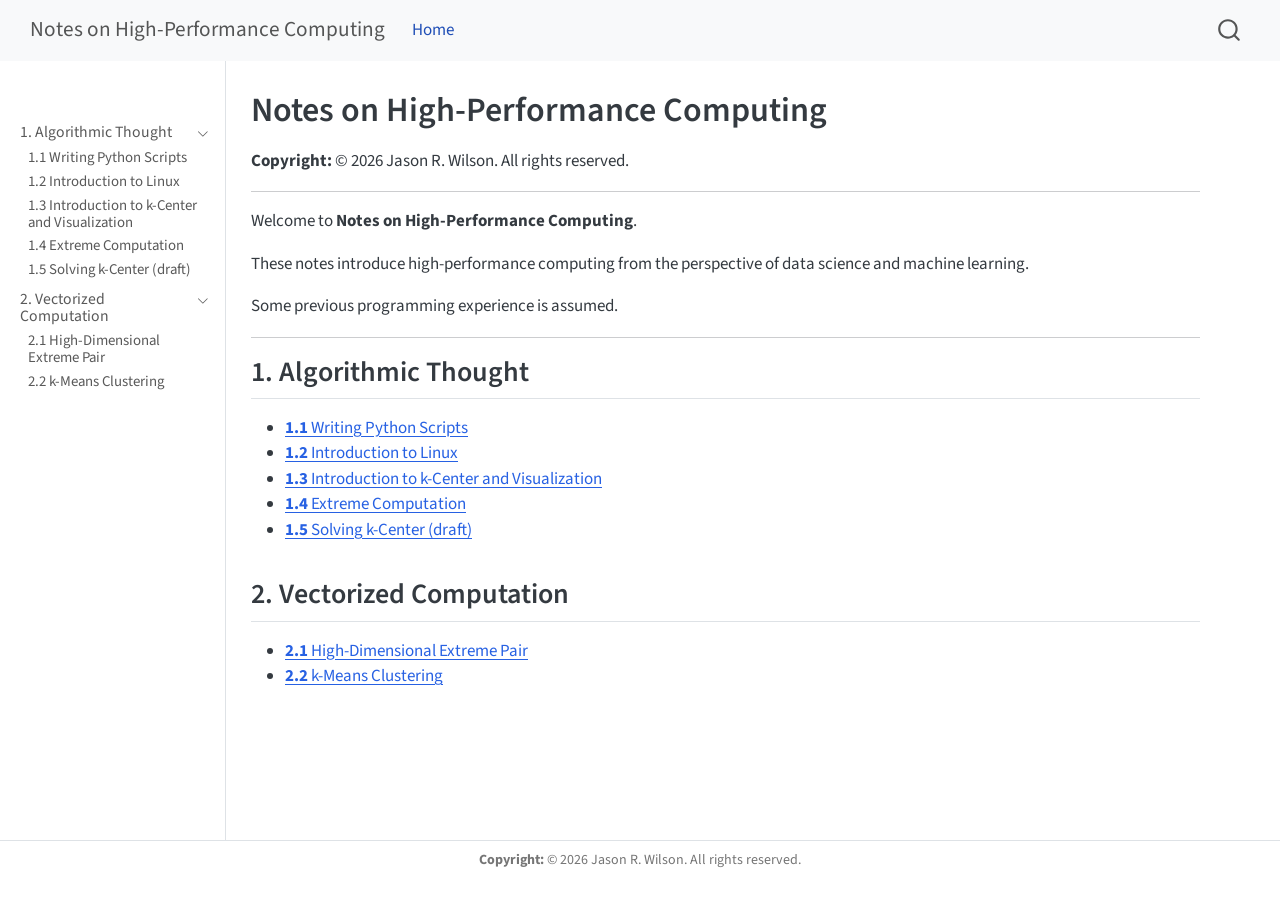
<file: docs/index.html>
<!DOCTYPE html>
<html xmlns="http://www.w3.org/1999/xhtml" lang="en" xml:lang="en"><head>

<meta charset="utf-8">
<meta name="generator" content="quarto-1.7.31">

<meta name="viewport" content="width=device-width, initial-scale=1.0, user-scalable=yes">


<title>Notes on High-Performance Computing</title>
<style>
code{white-space: pre-wrap;}
span.smallcaps{font-variant: small-caps;}
div.columns{display: flex; gap: min(4vw, 1.5em);}
div.column{flex: auto; overflow-x: auto;}
div.hanging-indent{margin-left: 1.5em; text-indent: -1.5em;}
ul.task-list{list-style: none;}
ul.task-list li input[type="checkbox"] {
  width: 0.8em;
  margin: 0 0.8em 0.2em -1em; /* quarto-specific, see https://github.com/quarto-dev/quarto-cli/issues/4556 */ 
  vertical-align: middle;
}
</style>


<script src="site_libs/quarto-nav/quarto-nav.js"></script>
<script src="site_libs/quarto-nav/headroom.min.js"></script>
<script src="site_libs/clipboard/clipboard.min.js"></script>
<script src="site_libs/quarto-search/autocomplete.umd.js"></script>
<script src="site_libs/quarto-search/fuse.min.js"></script>
<script src="site_libs/quarto-search/quarto-search.js"></script>
<meta name="quarto:offset" content="./">
<script src="site_libs/quarto-html/quarto.js" type="module"></script>
<script src="site_libs/quarto-html/tabsets/tabsets.js" type="module"></script>
<script src="site_libs/quarto-html/popper.min.js"></script>
<script src="site_libs/quarto-html/tippy.umd.min.js"></script>
<script src="site_libs/quarto-html/anchor.min.js"></script>
<link href="site_libs/quarto-html/tippy.css" rel="stylesheet">
<link href="site_libs/quarto-html/quarto-syntax-highlighting-e1a5c8363afafaef2c763b6775fbf3ca.css" rel="stylesheet" id="quarto-text-highlighting-styles">
<script src="site_libs/bootstrap/bootstrap.min.js"></script>
<link href="site_libs/bootstrap/bootstrap-icons.css" rel="stylesheet">
<link href="site_libs/bootstrap/bootstrap-960cc9eac5395d1658253b679c30d018.min.css" rel="stylesheet" append-hash="true" id="quarto-bootstrap" data-mode="light">
<script id="quarto-search-options" type="application/json">{
  "location": "navbar",
  "copy-button": false,
  "collapse-after": 3,
  "panel-placement": "end",
  "type": "overlay",
  "limit": 50,
  "keyboard-shortcut": [
    "f",
    "/",
    "s"
  ],
  "show-item-context": false,
  "language": {
    "search-no-results-text": "No results",
    "search-matching-documents-text": "matching documents",
    "search-copy-link-title": "Copy link to search",
    "search-hide-matches-text": "Hide additional matches",
    "search-more-match-text": "more match in this document",
    "search-more-matches-text": "more matches in this document",
    "search-clear-button-title": "Clear",
    "search-text-placeholder": "",
    "search-detached-cancel-button-title": "Cancel",
    "search-submit-button-title": "Submit",
    "search-label": "Search"
  }
}</script>


<link rel="stylesheet" href="styles.css">
</head>

<body class="nav-sidebar docked nav-fixed fullcontent quarto-light">

<div id="quarto-search-results"></div>
  <header id="quarto-header" class="headroom fixed-top">
    <nav class="navbar navbar-expand-lg " data-bs-theme="dark">
      <div class="navbar-container container-fluid">
      <div class="navbar-brand-container mx-auto">
    <a class="navbar-brand" href="./index.html">
    <span class="navbar-title">Notes on High-Performance Computing</span>
    </a>
  </div>
            <div id="quarto-search" class="" title="Search"></div>
          <button class="navbar-toggler" type="button" data-bs-toggle="collapse" data-bs-target="#navbarCollapse" aria-controls="navbarCollapse" role="menu" aria-expanded="false" aria-label="Toggle navigation" onclick="if (window.quartoToggleHeadroom) { window.quartoToggleHeadroom(); }">
  <span class="navbar-toggler-icon"></span>
</button>
          <div class="collapse navbar-collapse" id="navbarCollapse">
            <ul class="navbar-nav navbar-nav-scroll me-auto">
  <li class="nav-item">
    <a class="nav-link active" href="./index.html" aria-current="page"> 
<span class="menu-text">Home</span></a>
  </li>  
</ul>
          </div> <!-- /navcollapse -->
            <div class="quarto-navbar-tools">
</div>
      </div> <!-- /container-fluid -->
    </nav>
  <nav class="quarto-secondary-nav">
    <div class="container-fluid d-flex">
      <button type="button" class="quarto-btn-toggle btn" data-bs-toggle="collapse" role="button" data-bs-target=".quarto-sidebar-collapse-item" aria-controls="quarto-sidebar" aria-expanded="false" aria-label="Toggle sidebar navigation" onclick="if (window.quartoToggleHeadroom) { window.quartoToggleHeadroom(); }">
        <i class="bi bi-layout-text-sidebar-reverse"></i>
      </button>
        <nav class="quarto-page-breadcrumbs" aria-label="breadcrumb"><ol class="breadcrumb"><li class="breadcrumb-item">Notes on High-Performance Computing</li></ol></nav>
        <a class="flex-grow-1" role="navigation" data-bs-toggle="collapse" data-bs-target=".quarto-sidebar-collapse-item" aria-controls="quarto-sidebar" aria-expanded="false" aria-label="Toggle sidebar navigation" onclick="if (window.quartoToggleHeadroom) { window.quartoToggleHeadroom(); }">      
        </a>
      <button type="button" class="btn quarto-search-button" aria-label="Search" onclick="window.quartoOpenSearch();">
        <i class="bi bi-search"></i>
      </button>
    </div>
  </nav>
</header>
<!-- content -->
<div id="quarto-content" class="quarto-container page-columns page-rows-contents page-layout-article page-navbar">
<!-- sidebar -->
  <nav id="quarto-sidebar" class="sidebar collapse collapse-horizontal quarto-sidebar-collapse-item sidebar-navigation docked overflow-auto">
        <div class="mt-2 flex-shrink-0 align-items-center">
        <div class="sidebar-search">
        <div id="quarto-search" class="" title="Search"></div>
        </div>
        </div>
    <div class="sidebar-menu-container"> 
    <ul class="list-unstyled mt-1">
        <li class="sidebar-item sidebar-item-section">
      <div class="sidebar-item-container"> 
            <a class="sidebar-item-text sidebar-link text-start" data-bs-toggle="collapse" data-bs-target="#quarto-sidebar-section-1" role="navigation" aria-expanded="true">
 <span class="menu-text">1. Algorithmic Thought</span></a>
          <a class="sidebar-item-toggle text-start" data-bs-toggle="collapse" data-bs-target="#quarto-sidebar-section-1" role="navigation" aria-expanded="true" aria-label="Toggle section">
            <i class="bi bi-chevron-right ms-2"></i>
          </a> 
      </div>
      <ul id="quarto-sidebar-section-1" class="collapse list-unstyled sidebar-section depth1 show">  
          <li class="sidebar-item">
  <div class="sidebar-item-container"> 
  <a href="./chapter1/section1_python_scripts.html" class="sidebar-item-text sidebar-link">
 <span class="menu-text">1.1 Writing Python Scripts</span></a>
  </div>
</li>
          <li class="sidebar-item">
  <div class="sidebar-item-container"> 
  <a href="./chapter1/section2_intro_linux.html" class="sidebar-item-text sidebar-link">
 <span class="menu-text">1.2 Introduction to Linux</span></a>
  </div>
</li>
          <li class="sidebar-item">
  <div class="sidebar-item-container"> 
  <a href="./chapter1/section3_intro_kcenter_visual.html" class="sidebar-item-text sidebar-link">
 <span class="menu-text">1.3 Introduction to k-Center and Visualization</span></a>
  </div>
</li>
          <li class="sidebar-item">
  <div class="sidebar-item-container"> 
  <a href="./chapter1/section4_extreme_computation.html" class="sidebar-item-text sidebar-link">
 <span class="menu-text">1.4 Extreme Computation</span></a>
  </div>
</li>
          <li class="sidebar-item">
  <div class="sidebar-item-container"> 
  <a href="./chapter1/section5_solving_kcenter.html" class="sidebar-item-text sidebar-link">
 <span class="menu-text">1.5 Solving k-Center (draft)</span></a>
  </div>
</li>
      </ul>
  </li>
        <li class="sidebar-item sidebar-item-section">
      <div class="sidebar-item-container"> 
            <a class="sidebar-item-text sidebar-link text-start" data-bs-toggle="collapse" data-bs-target="#quarto-sidebar-section-2" role="navigation" aria-expanded="true">
 <span class="menu-text">2. Vectorized Computation</span></a>
          <a class="sidebar-item-toggle text-start" data-bs-toggle="collapse" data-bs-target="#quarto-sidebar-section-2" role="navigation" aria-expanded="true" aria-label="Toggle section">
            <i class="bi bi-chevron-right ms-2"></i>
          </a> 
      </div>
      <ul id="quarto-sidebar-section-2" class="collapse list-unstyled sidebar-section depth1 show">  
          <li class="sidebar-item">
  <div class="sidebar-item-container"> 
  <a href="./chapter2/section1_high_dim_extreme.html" class="sidebar-item-text sidebar-link">
 <span class="menu-text">2.1 High-Dimensional Extreme Pair</span></a>
  </div>
</li>
          <li class="sidebar-item">
  <div class="sidebar-item-container"> 
  <a href="./chapter2/section2_kmeans_clustering.html" class="sidebar-item-text sidebar-link">
 <span class="menu-text">2.2 k-Means Clustering</span></a>
  </div>
</li>
      </ul>
  </li>
    </ul>
    </div>
</nav>
<div id="quarto-sidebar-glass" class="quarto-sidebar-collapse-item" data-bs-toggle="collapse" data-bs-target=".quarto-sidebar-collapse-item"></div>
<!-- margin-sidebar -->
    
<!-- main -->
<main class="content" id="quarto-document-content">

<header id="title-block-header" class="quarto-title-block default">
<div class="quarto-title">
<h1 class="title">Notes on High-Performance Computing</h1>
</div>



<div class="quarto-title-meta">

    
  
    
  </div>
  


</header>


<p><strong>Copyright:</strong> © 2026 Jason R. Wilson. All rights reserved.</p>
<hr>
<p>Welcome to <strong>Notes on High-Performance Computing</strong>.</p>
<p>These notes introduce high-performance computing from the perspective of data science and machine learning.</p>
<p>Some previous programming experience is assumed.</p>
<hr>
<section id="algorithmic-thought" class="level2">
<h2 class="anchored" data-anchor-id="algorithmic-thought">1. Algorithmic Thought</h2>
<ul>
<li><a href="./chapter1/section1_python_scripts.html"><strong>1.1</strong> Writing Python Scripts</a></li>
<li><a href="./chapter1/section2_intro_linux.html"><strong>1.2</strong> Introduction to Linux</a></li>
<li><a href="./chapter1/section3_intro_kcenter_visual.html"><strong>1.3</strong> Introduction to k-Center and Visualization</a></li>
<li><a href="./chapter1/section4_extreme_computation.html"><strong>1.4</strong> Extreme Computation</a></li>
<li><a href="./chapter1/section5_solving_kcenter.html"><strong>1.5</strong> Solving k-Center (draft)</a></li>
</ul>
</section>
<section id="vectorized-computation" class="level2">
<h2 class="anchored" data-anchor-id="vectorized-computation">2. Vectorized Computation</h2>
<ul>
<li><a href="./chapter2/section1_high_dim_extreme.html"><strong>2.1</strong> High-Dimensional Extreme Pair</a></li>
<li><a href="./chapter2/section2_kmeans_clustering.html"><strong>2.2</strong> k-Means Clustering</a></li>
</ul>


</section>

</main> <!-- /main -->
<script id="quarto-html-after-body" type="application/javascript">
  window.document.addEventListener("DOMContentLoaded", function (event) {
    const icon = "";
    const anchorJS = new window.AnchorJS();
    anchorJS.options = {
      placement: 'right',
      icon: icon
    };
    anchorJS.add('.anchored');
    const isCodeAnnotation = (el) => {
      for (const clz of el.classList) {
        if (clz.startsWith('code-annotation-')) {                     
          return true;
        }
      }
      return false;
    }
    const onCopySuccess = function(e) {
      // button target
      const button = e.trigger;
      // don't keep focus
      button.blur();
      // flash "checked"
      button.classList.add('code-copy-button-checked');
      var currentTitle = button.getAttribute("title");
      button.setAttribute("title", "Copied!");
      let tooltip;
      if (window.bootstrap) {
        button.setAttribute("data-bs-toggle", "tooltip");
        button.setAttribute("data-bs-placement", "left");
        button.setAttribute("data-bs-title", "Copied!");
        tooltip = new bootstrap.Tooltip(button, 
          { trigger: "manual", 
            customClass: "code-copy-button-tooltip",
            offset: [0, -8]});
        tooltip.show();    
      }
      setTimeout(function() {
        if (tooltip) {
          tooltip.hide();
          button.removeAttribute("data-bs-title");
          button.removeAttribute("data-bs-toggle");
          button.removeAttribute("data-bs-placement");
        }
        button.setAttribute("title", currentTitle);
        button.classList.remove('code-copy-button-checked');
      }, 1000);
      // clear code selection
      e.clearSelection();
    }
    const getTextToCopy = function(trigger) {
        const codeEl = trigger.previousElementSibling.cloneNode(true);
        for (const childEl of codeEl.children) {
          if (isCodeAnnotation(childEl)) {
            childEl.remove();
          }
        }
        return codeEl.innerText;
    }
    const clipboard = new window.ClipboardJS('.code-copy-button:not([data-in-quarto-modal])', {
      text: getTextToCopy
    });
    clipboard.on('success', onCopySuccess);
    if (window.document.getElementById('quarto-embedded-source-code-modal')) {
      const clipboardModal = new window.ClipboardJS('.code-copy-button[data-in-quarto-modal]', {
        text: getTextToCopy,
        container: window.document.getElementById('quarto-embedded-source-code-modal')
      });
      clipboardModal.on('success', onCopySuccess);
    }
      var localhostRegex = new RegExp(/^(?:http|https):\/\/localhost\:?[0-9]*\//);
      var mailtoRegex = new RegExp(/^mailto:/);
        var filterRegex = new RegExp("https:\/\/jasonrwilson\.github\.io\/hpc_notes\/");
      var isInternal = (href) => {
          return filterRegex.test(href) || localhostRegex.test(href) || mailtoRegex.test(href);
      }
      // Inspect non-navigation links and adorn them if external
     var links = window.document.querySelectorAll('a[href]:not(.nav-link):not(.navbar-brand):not(.toc-action):not(.sidebar-link):not(.sidebar-item-toggle):not(.pagination-link):not(.no-external):not([aria-hidden]):not(.dropdown-item):not(.quarto-navigation-tool):not(.about-link)');
      for (var i=0; i<links.length; i++) {
        const link = links[i];
        if (!isInternal(link.href)) {
          // undo the damage that might have been done by quarto-nav.js in the case of
          // links that we want to consider external
          if (link.dataset.originalHref !== undefined) {
            link.href = link.dataset.originalHref;
          }
        }
      }
    function tippyHover(el, contentFn, onTriggerFn, onUntriggerFn) {
      const config = {
        allowHTML: true,
        maxWidth: 500,
        delay: 100,
        arrow: false,
        appendTo: function(el) {
            return el.parentElement;
        },
        interactive: true,
        interactiveBorder: 10,
        theme: 'quarto',
        placement: 'bottom-start',
      };
      if (contentFn) {
        config.content = contentFn;
      }
      if (onTriggerFn) {
        config.onTrigger = onTriggerFn;
      }
      if (onUntriggerFn) {
        config.onUntrigger = onUntriggerFn;
      }
      window.tippy(el, config); 
    }
    const noterefs = window.document.querySelectorAll('a[role="doc-noteref"]');
    for (var i=0; i<noterefs.length; i++) {
      const ref = noterefs[i];
      tippyHover(ref, function() {
        // use id or data attribute instead here
        let href = ref.getAttribute('data-footnote-href') || ref.getAttribute('href');
        try { href = new URL(href).hash; } catch {}
        const id = href.replace(/^#\/?/, "");
        const note = window.document.getElementById(id);
        if (note) {
          return note.innerHTML;
        } else {
          return "";
        }
      });
    }
    const xrefs = window.document.querySelectorAll('a.quarto-xref');
    const processXRef = (id, note) => {
      // Strip column container classes
      const stripColumnClz = (el) => {
        el.classList.remove("page-full", "page-columns");
        if (el.children) {
          for (const child of el.children) {
            stripColumnClz(child);
          }
        }
      }
      stripColumnClz(note)
      if (id === null || id.startsWith('sec-')) {
        // Special case sections, only their first couple elements
        const container = document.createElement("div");
        if (note.children && note.children.length > 2) {
          container.appendChild(note.children[0].cloneNode(true));
          for (let i = 1; i < note.children.length; i++) {
            const child = note.children[i];
            if (child.tagName === "P" && child.innerText === "") {
              continue;
            } else {
              container.appendChild(child.cloneNode(true));
              break;
            }
          }
          if (window.Quarto?.typesetMath) {
            window.Quarto.typesetMath(container);
          }
          return container.innerHTML
        } else {
          if (window.Quarto?.typesetMath) {
            window.Quarto.typesetMath(note);
          }
          return note.innerHTML;
        }
      } else {
        // Remove any anchor links if they are present
        const anchorLink = note.querySelector('a.anchorjs-link');
        if (anchorLink) {
          anchorLink.remove();
        }
        if (window.Quarto?.typesetMath) {
          window.Quarto.typesetMath(note);
        }
        if (note.classList.contains("callout")) {
          return note.outerHTML;
        } else {
          return note.innerHTML;
        }
      }
    }
    for (var i=0; i<xrefs.length; i++) {
      const xref = xrefs[i];
      tippyHover(xref, undefined, function(instance) {
        instance.disable();
        let url = xref.getAttribute('href');
        let hash = undefined; 
        if (url.startsWith('#')) {
          hash = url;
        } else {
          try { hash = new URL(url).hash; } catch {}
        }
        if (hash) {
          const id = hash.replace(/^#\/?/, "");
          const note = window.document.getElementById(id);
          if (note !== null) {
            try {
              const html = processXRef(id, note.cloneNode(true));
              instance.setContent(html);
            } finally {
              instance.enable();
              instance.show();
            }
          } else {
            // See if we can fetch this
            fetch(url.split('#')[0])
            .then(res => res.text())
            .then(html => {
              const parser = new DOMParser();
              const htmlDoc = parser.parseFromString(html, "text/html");
              const note = htmlDoc.getElementById(id);
              if (note !== null) {
                const html = processXRef(id, note);
                instance.setContent(html);
              } 
            }).finally(() => {
              instance.enable();
              instance.show();
            });
          }
        } else {
          // See if we can fetch a full url (with no hash to target)
          // This is a special case and we should probably do some content thinning / targeting
          fetch(url)
          .then(res => res.text())
          .then(html => {
            const parser = new DOMParser();
            const htmlDoc = parser.parseFromString(html, "text/html");
            const note = htmlDoc.querySelector('main.content');
            if (note !== null) {
              // This should only happen for chapter cross references
              // (since there is no id in the URL)
              // remove the first header
              if (note.children.length > 0 && note.children[0].tagName === "HEADER") {
                note.children[0].remove();
              }
              const html = processXRef(null, note);
              instance.setContent(html);
            } 
          }).finally(() => {
            instance.enable();
            instance.show();
          });
        }
      }, function(instance) {
      });
    }
        let selectedAnnoteEl;
        const selectorForAnnotation = ( cell, annotation) => {
          let cellAttr = 'data-code-cell="' + cell + '"';
          let lineAttr = 'data-code-annotation="' +  annotation + '"';
          const selector = 'span[' + cellAttr + '][' + lineAttr + ']';
          return selector;
        }
        const selectCodeLines = (annoteEl) => {
          const doc = window.document;
          const targetCell = annoteEl.getAttribute("data-target-cell");
          const targetAnnotation = annoteEl.getAttribute("data-target-annotation");
          const annoteSpan = window.document.querySelector(selectorForAnnotation(targetCell, targetAnnotation));
          const lines = annoteSpan.getAttribute("data-code-lines").split(",");
          const lineIds = lines.map((line) => {
            return targetCell + "-" + line;
          })
          let top = null;
          let height = null;
          let parent = null;
          if (lineIds.length > 0) {
              //compute the position of the single el (top and bottom and make a div)
              const el = window.document.getElementById(lineIds[0]);
              top = el.offsetTop;
              height = el.offsetHeight;
              parent = el.parentElement.parentElement;
            if (lineIds.length > 1) {
              const lastEl = window.document.getElementById(lineIds[lineIds.length - 1]);
              const bottom = lastEl.offsetTop + lastEl.offsetHeight;
              height = bottom - top;
            }
            if (top !== null && height !== null && parent !== null) {
              // cook up a div (if necessary) and position it 
              let div = window.document.getElementById("code-annotation-line-highlight");
              if (div === null) {
                div = window.document.createElement("div");
                div.setAttribute("id", "code-annotation-line-highlight");
                div.style.position = 'absolute';
                parent.appendChild(div);
              }
              div.style.top = top - 2 + "px";
              div.style.height = height + 4 + "px";
              div.style.left = 0;
              let gutterDiv = window.document.getElementById("code-annotation-line-highlight-gutter");
              if (gutterDiv === null) {
                gutterDiv = window.document.createElement("div");
                gutterDiv.setAttribute("id", "code-annotation-line-highlight-gutter");
                gutterDiv.style.position = 'absolute';
                const codeCell = window.document.getElementById(targetCell);
                const gutter = codeCell.querySelector('.code-annotation-gutter');
                gutter.appendChild(gutterDiv);
              }
              gutterDiv.style.top = top - 2 + "px";
              gutterDiv.style.height = height + 4 + "px";
            }
            selectedAnnoteEl = annoteEl;
          }
        };
        const unselectCodeLines = () => {
          const elementsIds = ["code-annotation-line-highlight", "code-annotation-line-highlight-gutter"];
          elementsIds.forEach((elId) => {
            const div = window.document.getElementById(elId);
            if (div) {
              div.remove();
            }
          });
          selectedAnnoteEl = undefined;
        };
          // Handle positioning of the toggle
      window.addEventListener(
        "resize",
        throttle(() => {
          elRect = undefined;
          if (selectedAnnoteEl) {
            selectCodeLines(selectedAnnoteEl);
          }
        }, 10)
      );
      function throttle(fn, ms) {
      let throttle = false;
      let timer;
        return (...args) => {
          if(!throttle) { // first call gets through
              fn.apply(this, args);
              throttle = true;
          } else { // all the others get throttled
              if(timer) clearTimeout(timer); // cancel #2
              timer = setTimeout(() => {
                fn.apply(this, args);
                timer = throttle = false;
              }, ms);
          }
        };
      }
        // Attach click handler to the DT
        const annoteDls = window.document.querySelectorAll('dt[data-target-cell]');
        for (const annoteDlNode of annoteDls) {
          annoteDlNode.addEventListener('click', (event) => {
            const clickedEl = event.target;
            if (clickedEl !== selectedAnnoteEl) {
              unselectCodeLines();
              const activeEl = window.document.querySelector('dt[data-target-cell].code-annotation-active');
              if (activeEl) {
                activeEl.classList.remove('code-annotation-active');
              }
              selectCodeLines(clickedEl);
              clickedEl.classList.add('code-annotation-active');
            } else {
              // Unselect the line
              unselectCodeLines();
              clickedEl.classList.remove('code-annotation-active');
            }
          });
        }
    const findCites = (el) => {
      const parentEl = el.parentElement;
      if (parentEl) {
        const cites = parentEl.dataset.cites;
        if (cites) {
          return {
            el,
            cites: cites.split(' ')
          };
        } else {
          return findCites(el.parentElement)
        }
      } else {
        return undefined;
      }
    };
    var bibliorefs = window.document.querySelectorAll('a[role="doc-biblioref"]');
    for (var i=0; i<bibliorefs.length; i++) {
      const ref = bibliorefs[i];
      const citeInfo = findCites(ref);
      if (citeInfo) {
        tippyHover(citeInfo.el, function() {
          var popup = window.document.createElement('div');
          citeInfo.cites.forEach(function(cite) {
            var citeDiv = window.document.createElement('div');
            citeDiv.classList.add('hanging-indent');
            citeDiv.classList.add('csl-entry');
            var biblioDiv = window.document.getElementById('ref-' + cite);
            if (biblioDiv) {
              citeDiv.innerHTML = biblioDiv.innerHTML;
            }
            popup.appendChild(citeDiv);
          });
          return popup.innerHTML;
        });
      }
    }
  });
  </script>
</div> <!-- /content -->
<footer class="footer">
  <div class="nav-footer">
    <div class="nav-footer-left">
      &nbsp;
    </div>   
    <div class="nav-footer-center">
<p><strong>Copyright:</strong> © 2026 Jason R. Wilson. All rights reserved.</p>
</div>
    <div class="nav-footer-right">
      &nbsp;
    </div>
  </div>
</footer>




</body></html>
</file>
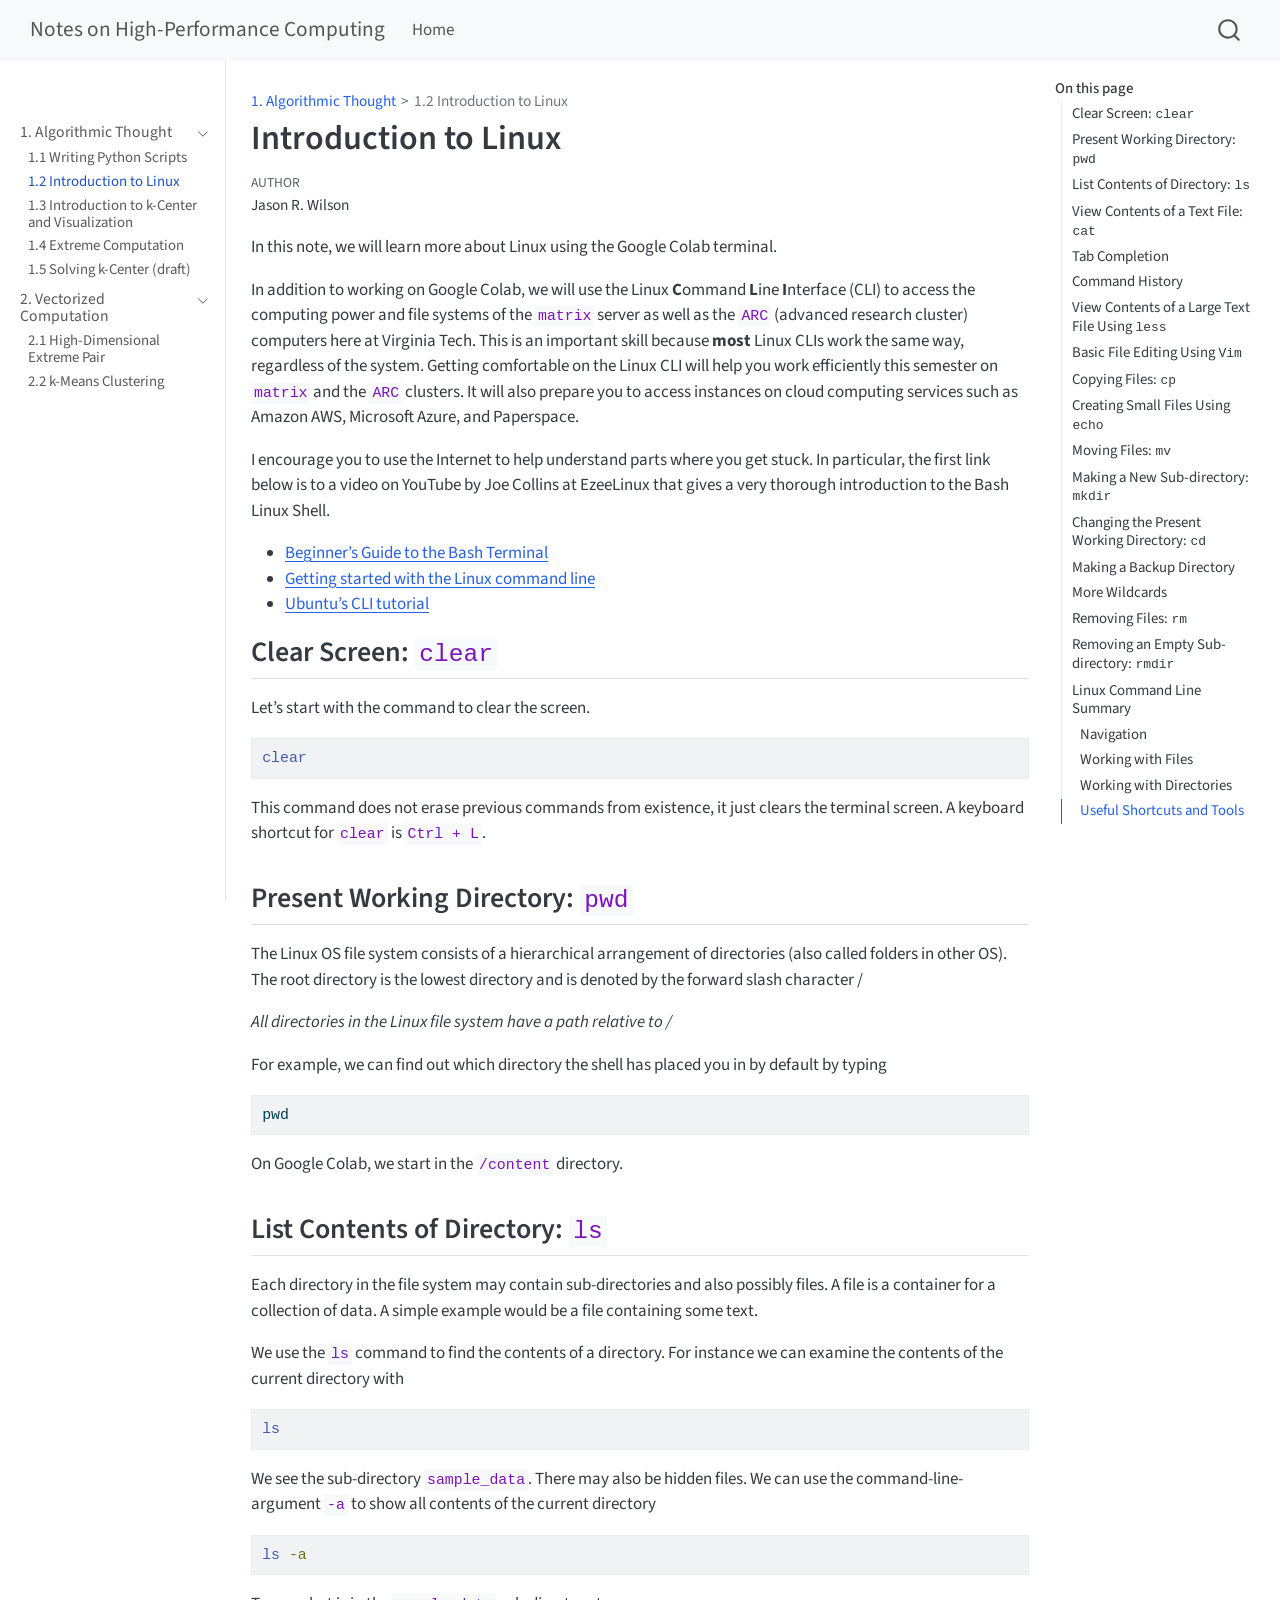
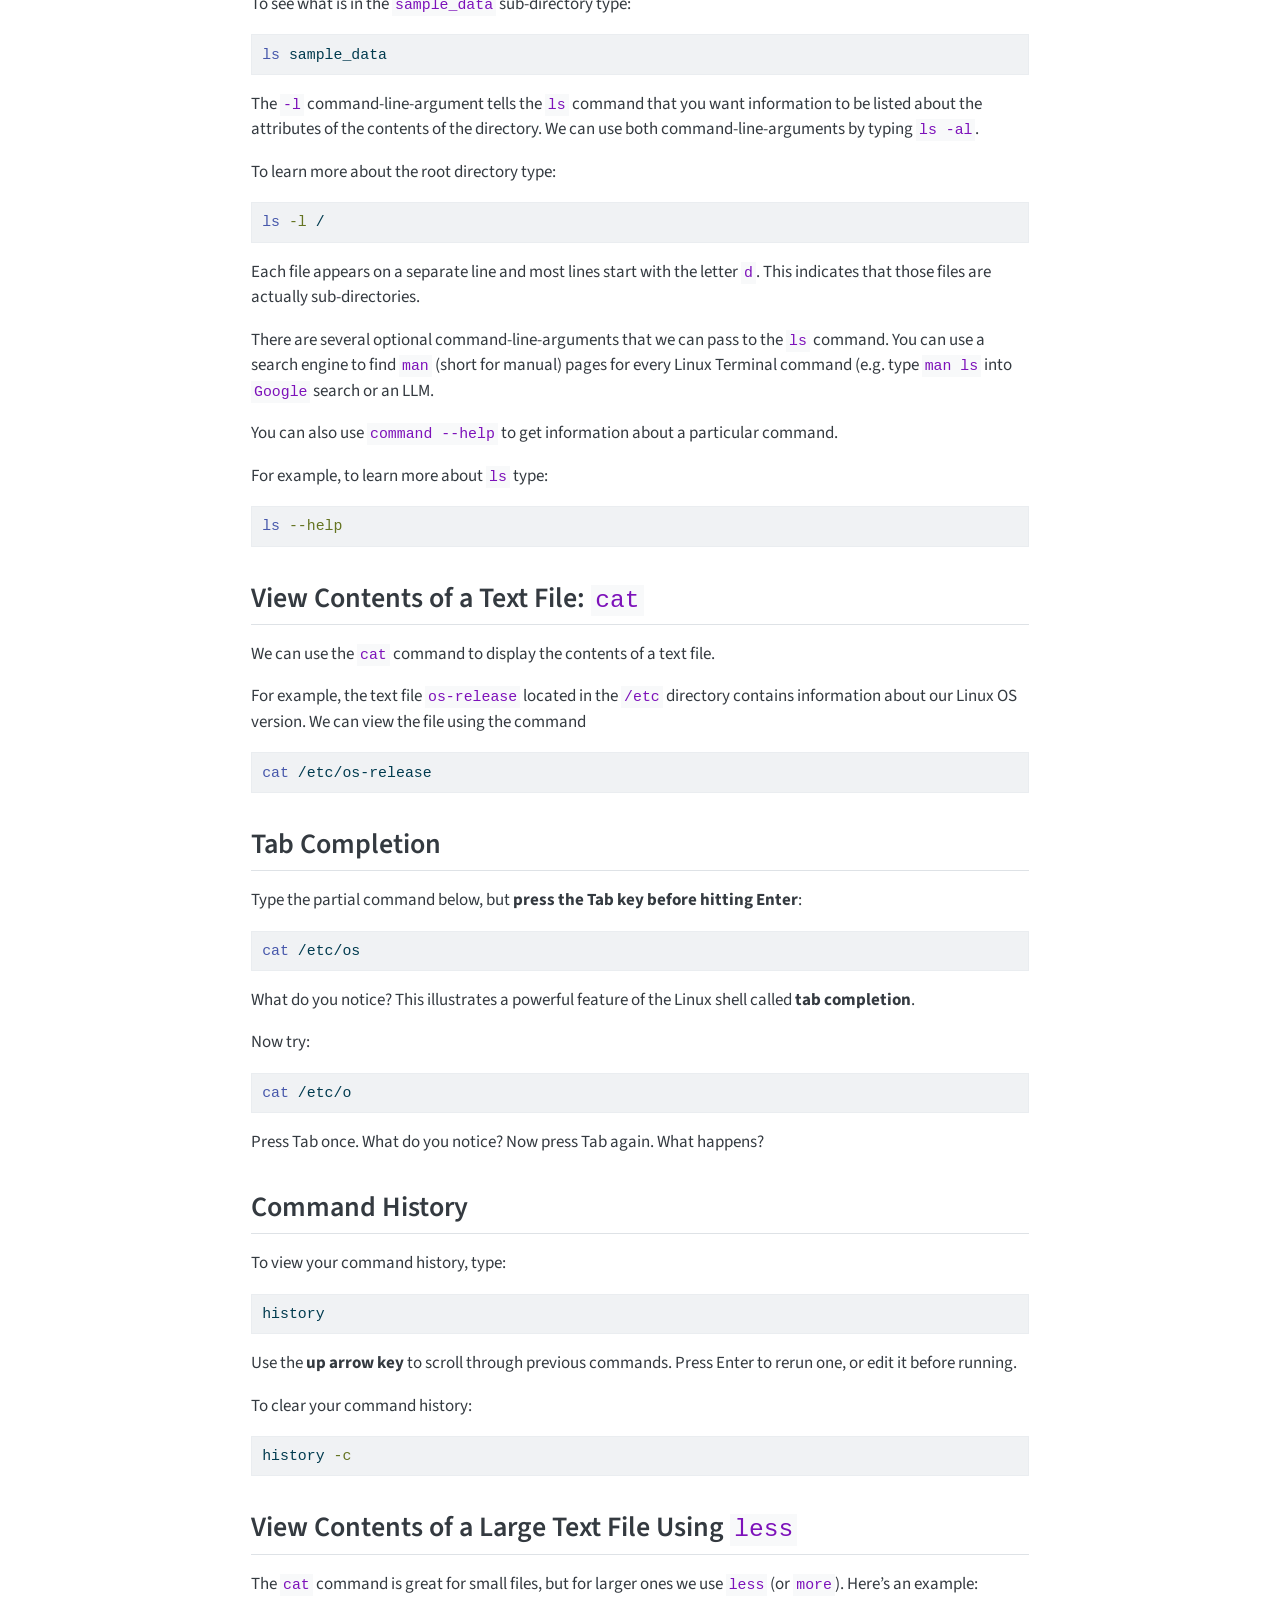
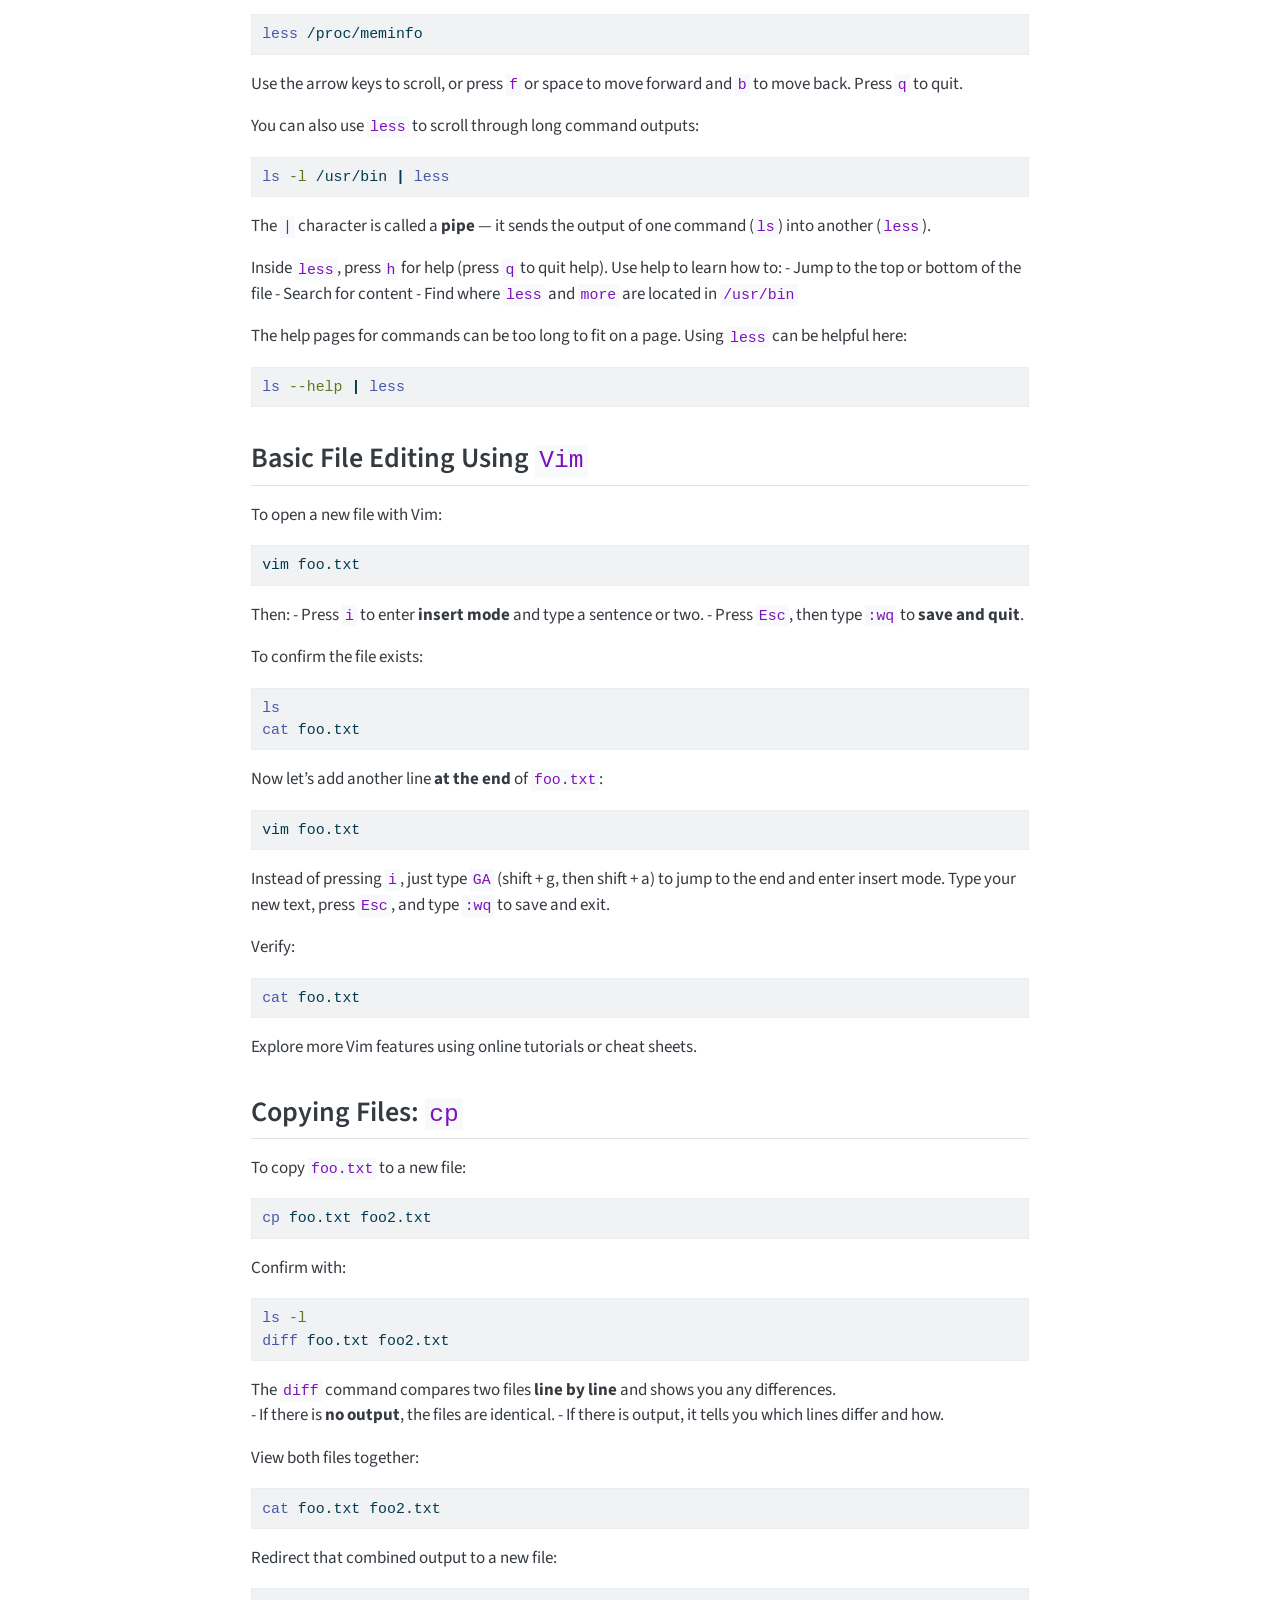
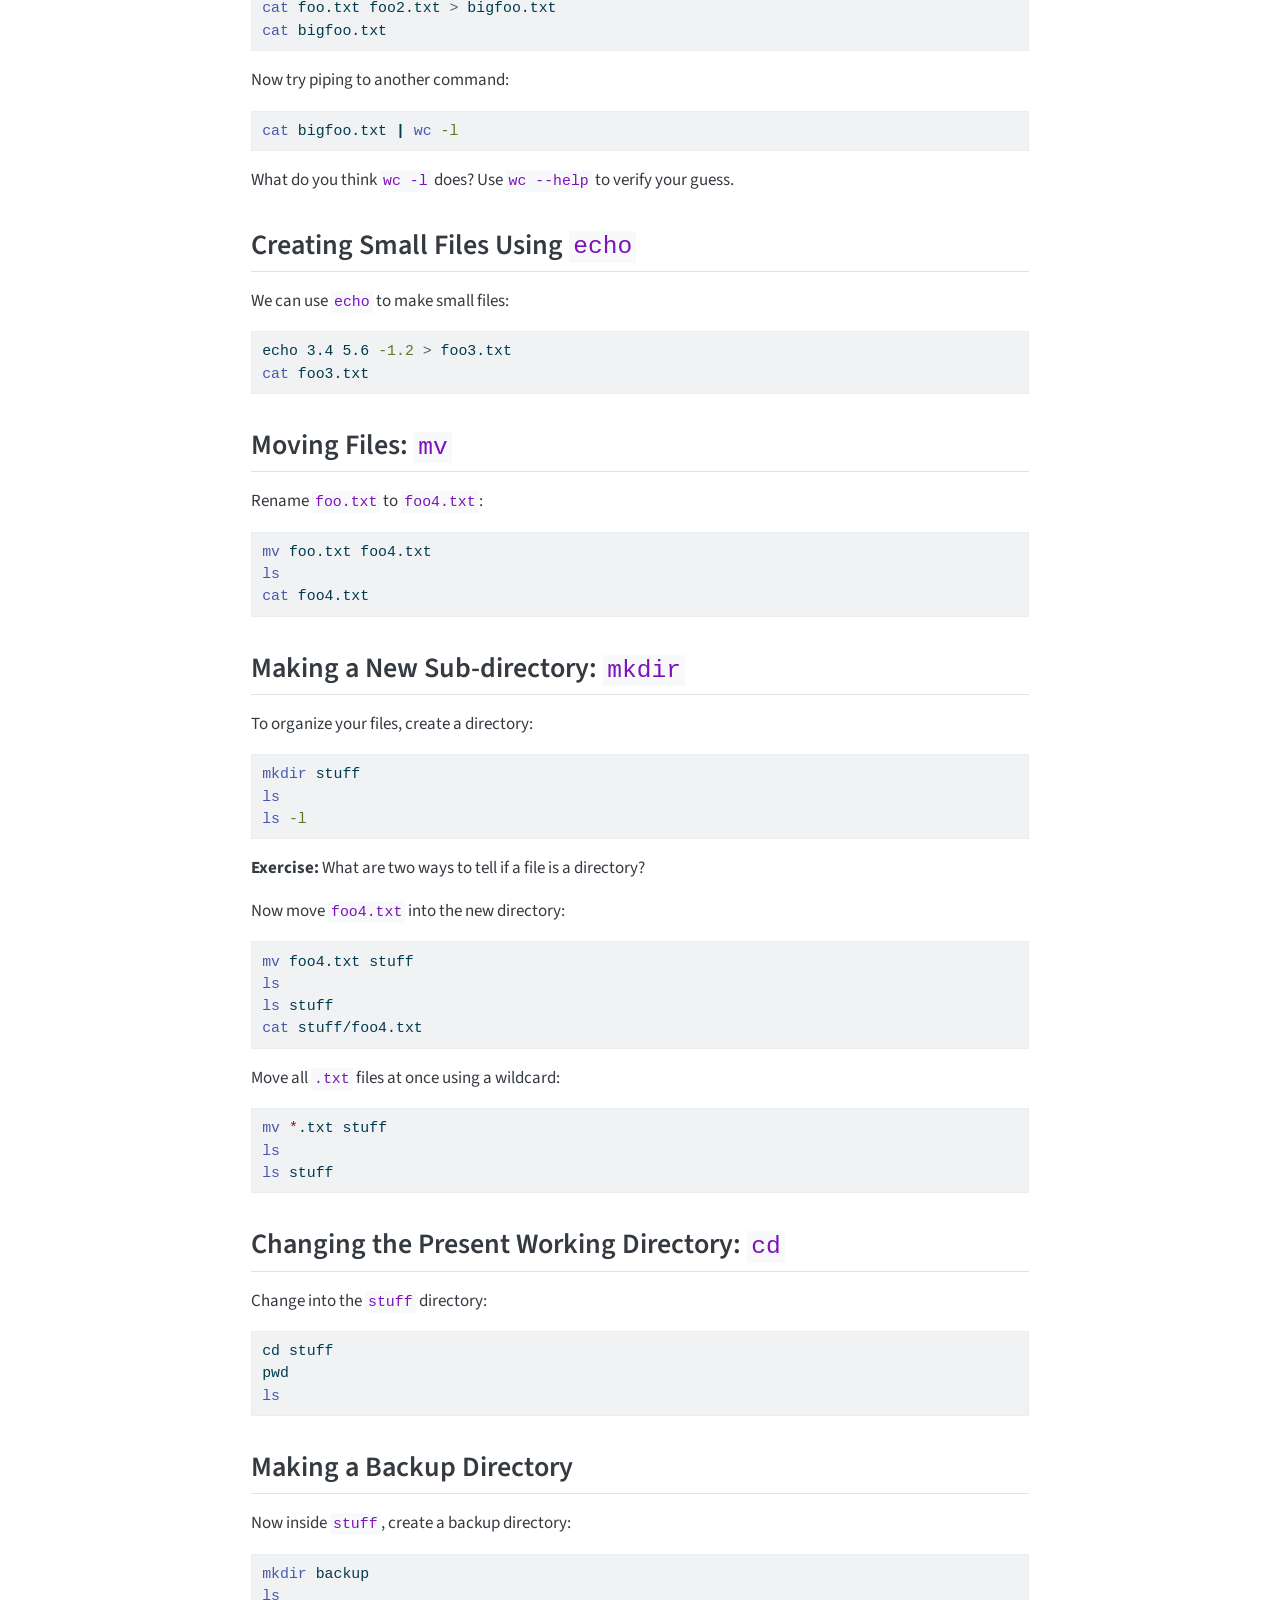
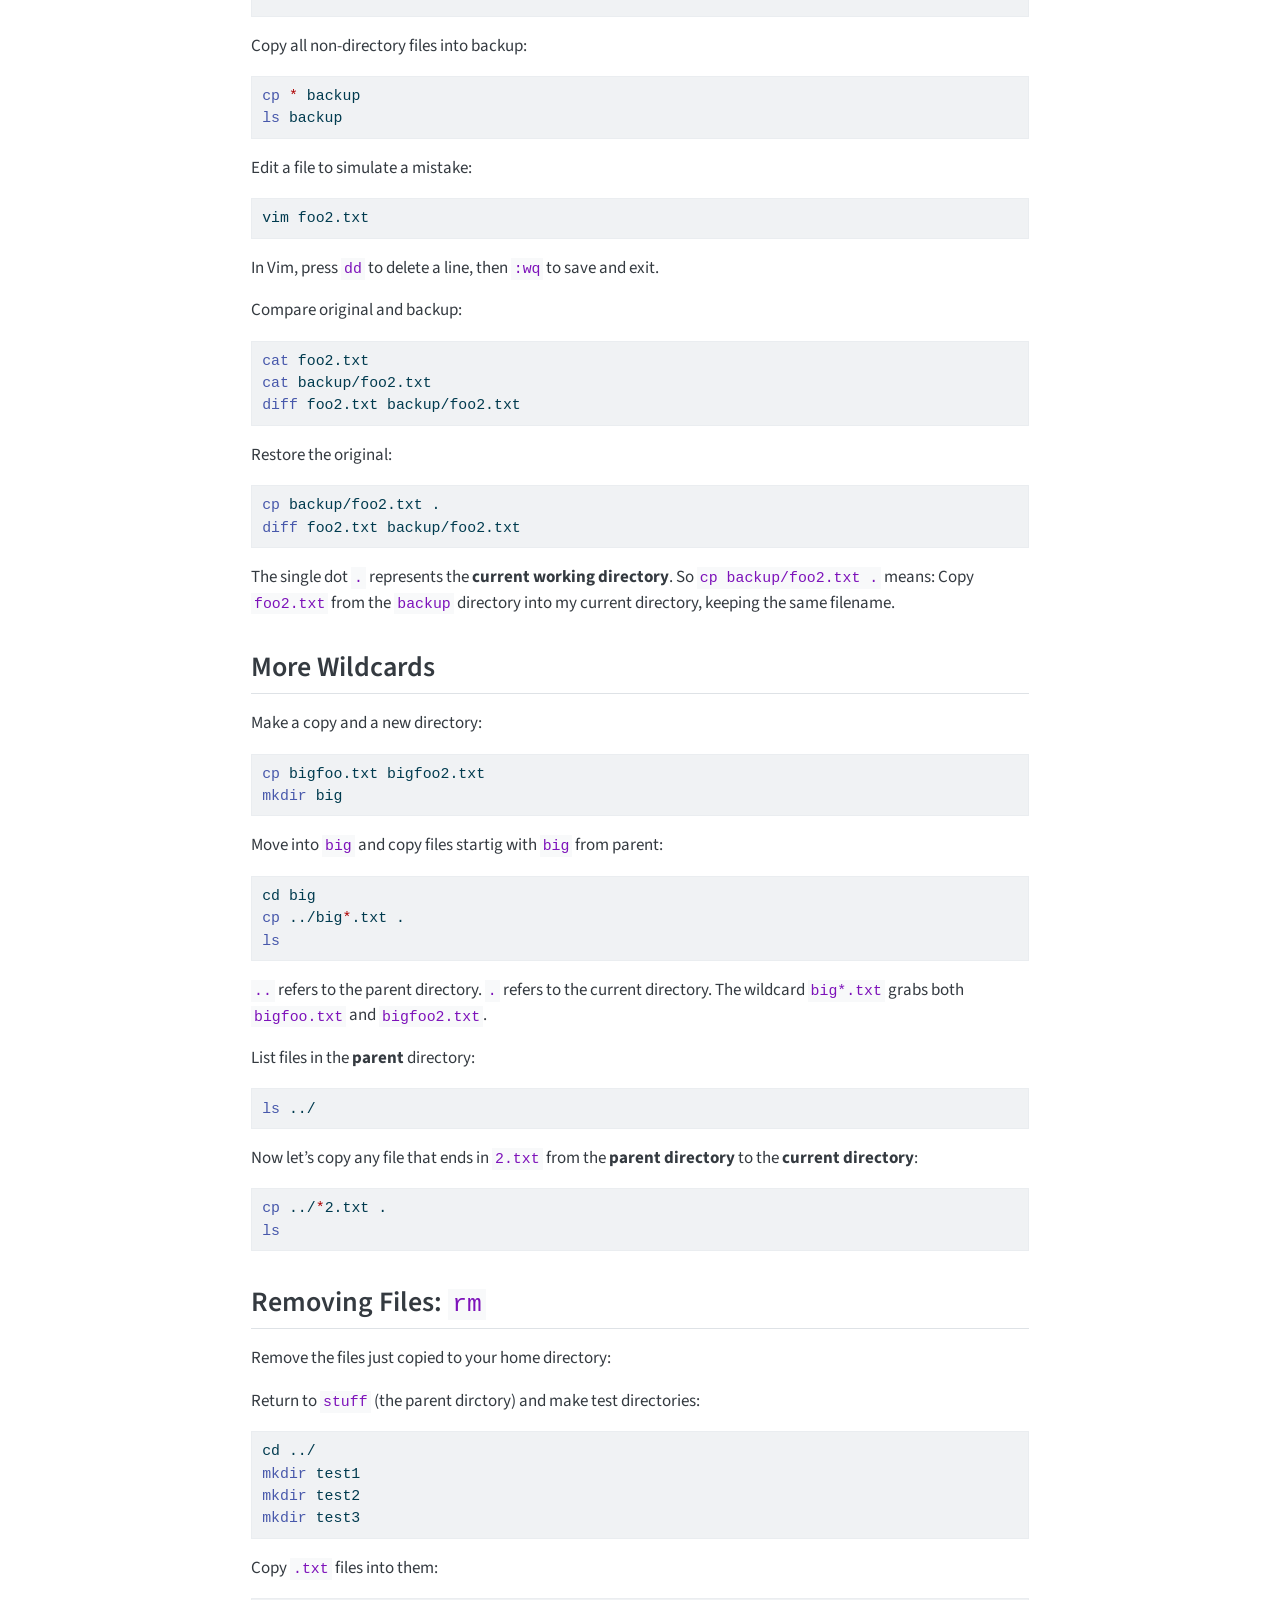
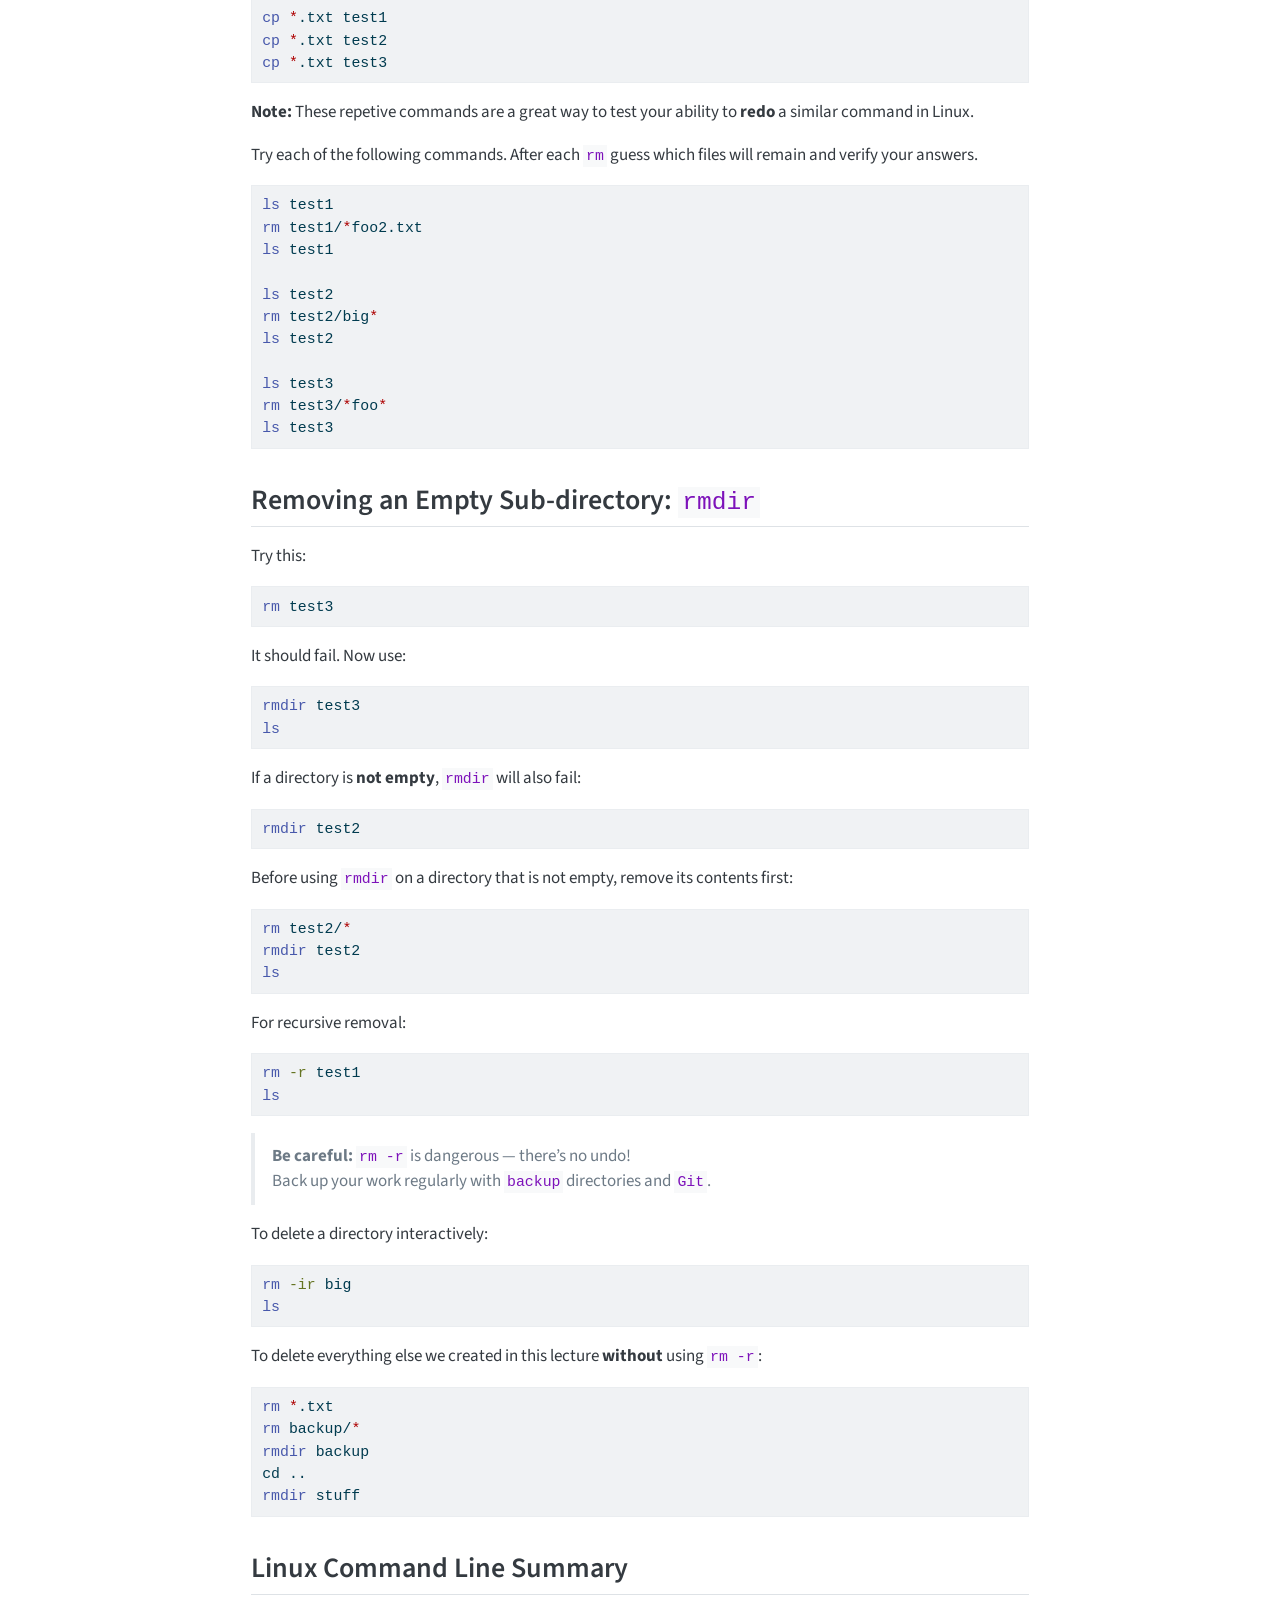
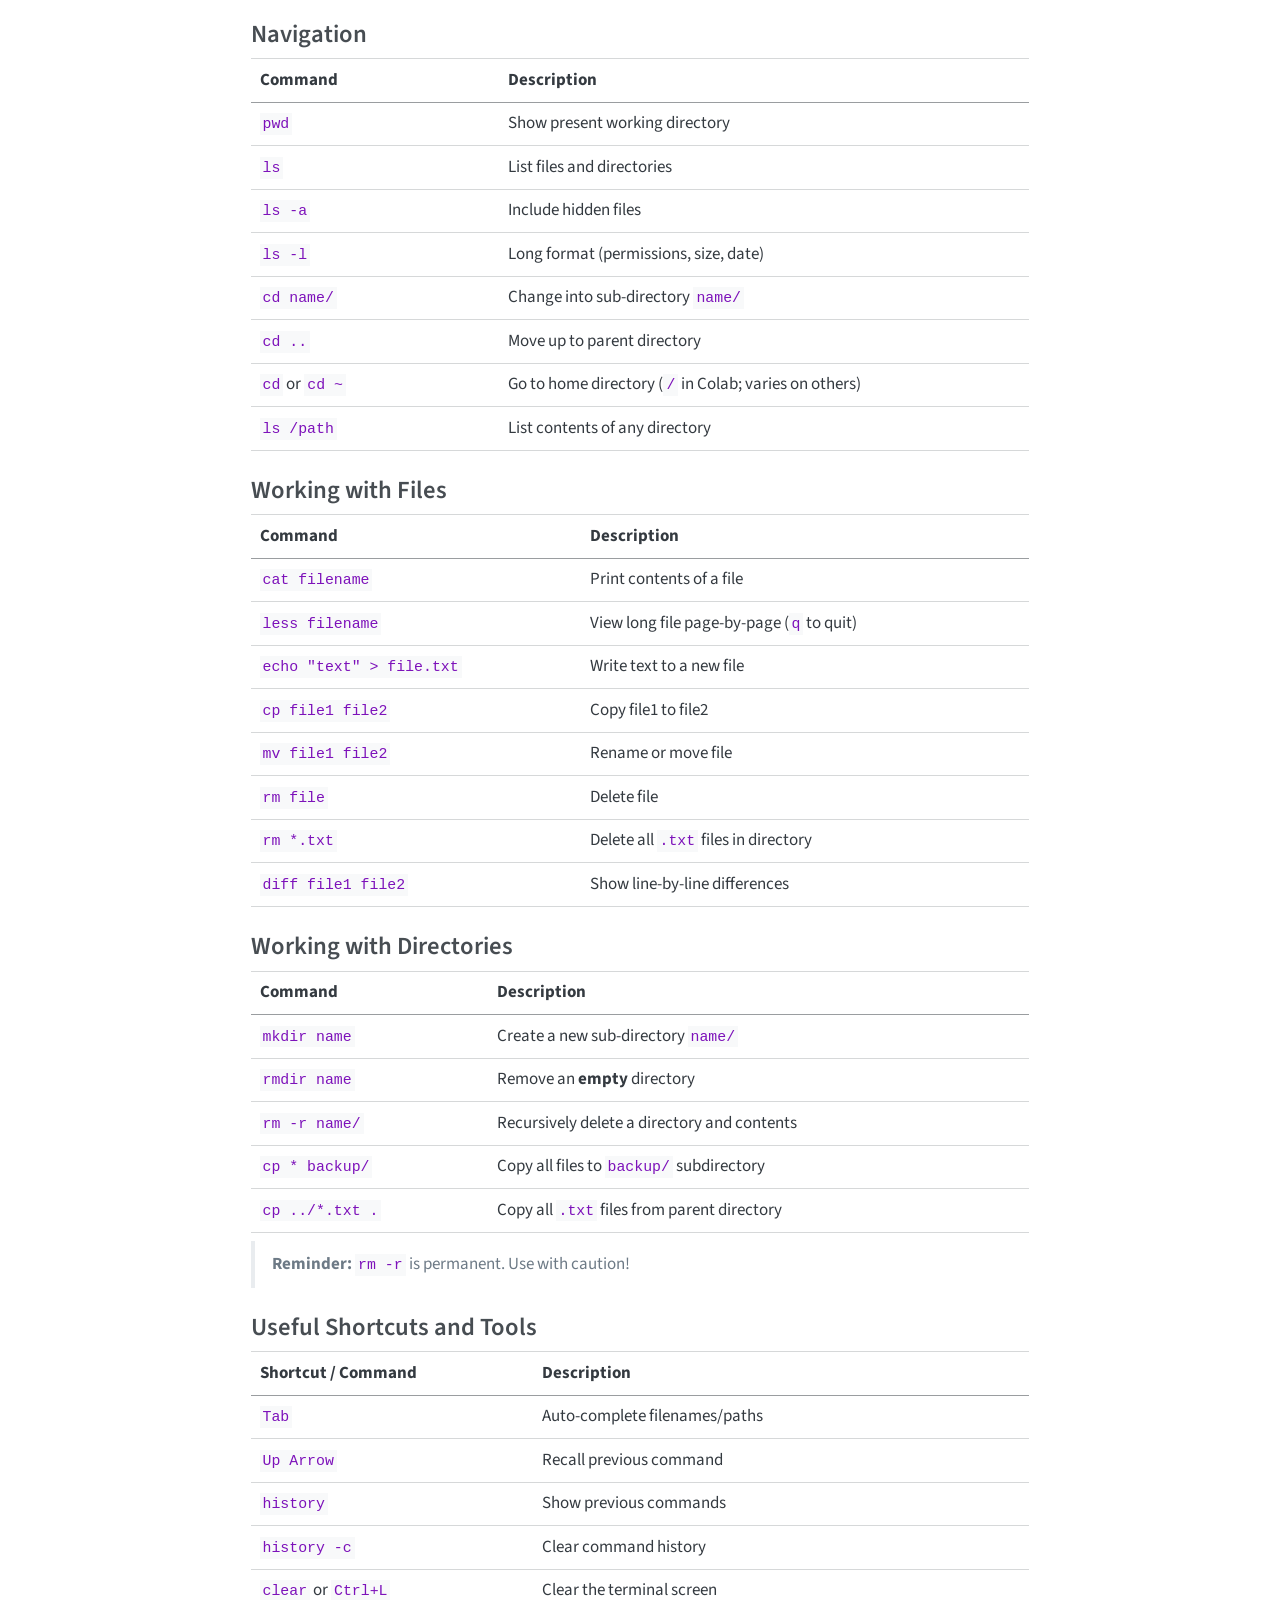
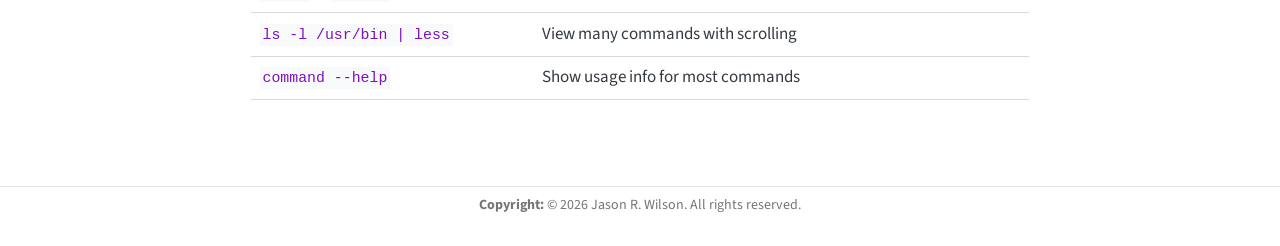
<file: docs/chapter1/section2_intro_linux.html>
<!DOCTYPE html>
<html xmlns="http://www.w3.org/1999/xhtml" lang="en" xml:lang="en"><head>

<meta charset="utf-8">
<meta name="generator" content="quarto-1.7.31">

<meta name="viewport" content="width=device-width, initial-scale=1.0, user-scalable=yes">

<meta name="author" content="Jason R. Wilson">

<title>Introduction to Linux – Notes on High-Performance Computing</title>
<style>
code{white-space: pre-wrap;}
span.smallcaps{font-variant: small-caps;}
div.columns{display: flex; gap: min(4vw, 1.5em);}
div.column{flex: auto; overflow-x: auto;}
div.hanging-indent{margin-left: 1.5em; text-indent: -1.5em;}
ul.task-list{list-style: none;}
ul.task-list li input[type="checkbox"] {
  width: 0.8em;
  margin: 0 0.8em 0.2em -1em; /* quarto-specific, see https://github.com/quarto-dev/quarto-cli/issues/4556 */ 
  vertical-align: middle;
}
/* CSS for syntax highlighting */
html { -webkit-text-size-adjust: 100%; }
pre > code.sourceCode { white-space: pre; position: relative; }
pre > code.sourceCode > span { display: inline-block; line-height: 1.25; }
pre > code.sourceCode > span:empty { height: 1.2em; }
.sourceCode { overflow: visible; }
code.sourceCode > span { color: inherit; text-decoration: inherit; }
div.sourceCode { margin: 1em 0; }
pre.sourceCode { margin: 0; }
@media screen {
div.sourceCode { overflow: auto; }
}
@media print {
pre > code.sourceCode { white-space: pre-wrap; }
pre > code.sourceCode > span { text-indent: -5em; padding-left: 5em; }
}
pre.numberSource code
  { counter-reset: source-line 0; }
pre.numberSource code > span
  { position: relative; left: -4em; counter-increment: source-line; }
pre.numberSource code > span > a:first-child::before
  { content: counter(source-line);
    position: relative; left: -1em; text-align: right; vertical-align: baseline;
    border: none; display: inline-block;
    -webkit-touch-callout: none; -webkit-user-select: none;
    -khtml-user-select: none; -moz-user-select: none;
    -ms-user-select: none; user-select: none;
    padding: 0 4px; width: 4em;
  }
pre.numberSource { margin-left: 3em;  padding-left: 4px; }
div.sourceCode
  {   }
@media screen {
pre > code.sourceCode > span > a:first-child::before { text-decoration: underline; }
}
</style>


<script src="../site_libs/quarto-nav/quarto-nav.js"></script>
<script src="../site_libs/quarto-nav/headroom.min.js"></script>
<script src="../site_libs/clipboard/clipboard.min.js"></script>
<script src="../site_libs/quarto-search/autocomplete.umd.js"></script>
<script src="../site_libs/quarto-search/fuse.min.js"></script>
<script src="../site_libs/quarto-search/quarto-search.js"></script>
<meta name="quarto:offset" content="../">
<script src="../site_libs/quarto-html/quarto.js" type="module"></script>
<script src="../site_libs/quarto-html/tabsets/tabsets.js" type="module"></script>
<script src="../site_libs/quarto-html/popper.min.js"></script>
<script src="../site_libs/quarto-html/tippy.umd.min.js"></script>
<script src="../site_libs/quarto-html/anchor.min.js"></script>
<link href="../site_libs/quarto-html/tippy.css" rel="stylesheet">
<link href="../site_libs/quarto-html/quarto-syntax-highlighting-e1a5c8363afafaef2c763b6775fbf3ca.css" rel="stylesheet" id="quarto-text-highlighting-styles">
<script src="../site_libs/bootstrap/bootstrap.min.js"></script>
<link href="../site_libs/bootstrap/bootstrap-icons.css" rel="stylesheet">
<link href="../site_libs/bootstrap/bootstrap-960cc9eac5395d1658253b679c30d018.min.css" rel="stylesheet" append-hash="true" id="quarto-bootstrap" data-mode="light">
<script id="quarto-search-options" type="application/json">{
  "location": "navbar",
  "copy-button": false,
  "collapse-after": 3,
  "panel-placement": "end",
  "type": "overlay",
  "limit": 50,
  "keyboard-shortcut": [
    "f",
    "/",
    "s"
  ],
  "show-item-context": false,
  "language": {
    "search-no-results-text": "No results",
    "search-matching-documents-text": "matching documents",
    "search-copy-link-title": "Copy link to search",
    "search-hide-matches-text": "Hide additional matches",
    "search-more-match-text": "more match in this document",
    "search-more-matches-text": "more matches in this document",
    "search-clear-button-title": "Clear",
    "search-text-placeholder": "",
    "search-detached-cancel-button-title": "Cancel",
    "search-submit-button-title": "Submit",
    "search-label": "Search"
  }
}</script>


<link rel="stylesheet" href="../styles.css">
</head>

<body class="nav-sidebar docked nav-fixed quarto-light">

<div id="quarto-search-results"></div>
  <header id="quarto-header" class="headroom fixed-top">
    <nav class="navbar navbar-expand-lg " data-bs-theme="dark">
      <div class="navbar-container container-fluid">
      <div class="navbar-brand-container mx-auto">
    <a class="navbar-brand" href="../index.html">
    <span class="navbar-title">Notes on High-Performance Computing</span>
    </a>
  </div>
            <div id="quarto-search" class="" title="Search"></div>
          <button class="navbar-toggler" type="button" data-bs-toggle="collapse" data-bs-target="#navbarCollapse" aria-controls="navbarCollapse" role="menu" aria-expanded="false" aria-label="Toggle navigation" onclick="if (window.quartoToggleHeadroom) { window.quartoToggleHeadroom(); }">
  <span class="navbar-toggler-icon"></span>
</button>
          <div class="collapse navbar-collapse" id="navbarCollapse">
            <ul class="navbar-nav navbar-nav-scroll me-auto">
  <li class="nav-item">
    <a class="nav-link" href="../index.html"> 
<span class="menu-text">Home</span></a>
  </li>  
</ul>
          </div> <!-- /navcollapse -->
            <div class="quarto-navbar-tools">
</div>
      </div> <!-- /container-fluid -->
    </nav>
  <nav class="quarto-secondary-nav">
    <div class="container-fluid d-flex">
      <button type="button" class="quarto-btn-toggle btn" data-bs-toggle="collapse" role="button" data-bs-target=".quarto-sidebar-collapse-item" aria-controls="quarto-sidebar" aria-expanded="false" aria-label="Toggle sidebar navigation" onclick="if (window.quartoToggleHeadroom) { window.quartoToggleHeadroom(); }">
        <i class="bi bi-layout-text-sidebar-reverse"></i>
      </button>
        <nav class="quarto-page-breadcrumbs" aria-label="breadcrumb"><ol class="breadcrumb"><li class="breadcrumb-item"><a href="../chapter1/section1_python_scripts.html">1. Algorithmic Thought</a></li><li class="breadcrumb-item"><a href="../chapter1/section2_intro_linux.html">1.2 Introduction to Linux</a></li></ol></nav>
        <a class="flex-grow-1" role="navigation" data-bs-toggle="collapse" data-bs-target=".quarto-sidebar-collapse-item" aria-controls="quarto-sidebar" aria-expanded="false" aria-label="Toggle sidebar navigation" onclick="if (window.quartoToggleHeadroom) { window.quartoToggleHeadroom(); }">      
        </a>
      <button type="button" class="btn quarto-search-button" aria-label="Search" onclick="window.quartoOpenSearch();">
        <i class="bi bi-search"></i>
      </button>
    </div>
  </nav>
</header>
<!-- content -->
<div id="quarto-content" class="quarto-container page-columns page-rows-contents page-layout-article page-navbar">
<!-- sidebar -->
  <nav id="quarto-sidebar" class="sidebar collapse collapse-horizontal quarto-sidebar-collapse-item sidebar-navigation docked overflow-auto">
        <div class="mt-2 flex-shrink-0 align-items-center">
        <div class="sidebar-search">
        <div id="quarto-search" class="" title="Search"></div>
        </div>
        </div>
    <div class="sidebar-menu-container"> 
    <ul class="list-unstyled mt-1">
        <li class="sidebar-item sidebar-item-section">
      <div class="sidebar-item-container"> 
            <a class="sidebar-item-text sidebar-link text-start" data-bs-toggle="collapse" data-bs-target="#quarto-sidebar-section-1" role="navigation" aria-expanded="true">
 <span class="menu-text">1. Algorithmic Thought</span></a>
          <a class="sidebar-item-toggle text-start" data-bs-toggle="collapse" data-bs-target="#quarto-sidebar-section-1" role="navigation" aria-expanded="true" aria-label="Toggle section">
            <i class="bi bi-chevron-right ms-2"></i>
          </a> 
      </div>
      <ul id="quarto-sidebar-section-1" class="collapse list-unstyled sidebar-section depth1 show">  
          <li class="sidebar-item">
  <div class="sidebar-item-container"> 
  <a href="../chapter1/section1_python_scripts.html" class="sidebar-item-text sidebar-link">
 <span class="menu-text">1.1 Writing Python Scripts</span></a>
  </div>
</li>
          <li class="sidebar-item">
  <div class="sidebar-item-container"> 
  <a href="../chapter1/section2_intro_linux.html" class="sidebar-item-text sidebar-link active">
 <span class="menu-text">1.2 Introduction to Linux</span></a>
  </div>
</li>
          <li class="sidebar-item">
  <div class="sidebar-item-container"> 
  <a href="../chapter1/section3_intro_kcenter_visual.html" class="sidebar-item-text sidebar-link">
 <span class="menu-text">1.3 Introduction to k-Center and Visualization</span></a>
  </div>
</li>
          <li class="sidebar-item">
  <div class="sidebar-item-container"> 
  <a href="../chapter1/section4_extreme_computation.html" class="sidebar-item-text sidebar-link">
 <span class="menu-text">1.4 Extreme Computation</span></a>
  </div>
</li>
          <li class="sidebar-item">
  <div class="sidebar-item-container"> 
  <a href="../chapter1/section5_solving_kcenter.html" class="sidebar-item-text sidebar-link">
 <span class="menu-text">1.5 Solving k-Center (draft)</span></a>
  </div>
</li>
      </ul>
  </li>
        <li class="sidebar-item sidebar-item-section">
      <div class="sidebar-item-container"> 
            <a class="sidebar-item-text sidebar-link text-start" data-bs-toggle="collapse" data-bs-target="#quarto-sidebar-section-2" role="navigation" aria-expanded="true">
 <span class="menu-text">2. Vectorized Computation</span></a>
          <a class="sidebar-item-toggle text-start" data-bs-toggle="collapse" data-bs-target="#quarto-sidebar-section-2" role="navigation" aria-expanded="true" aria-label="Toggle section">
            <i class="bi bi-chevron-right ms-2"></i>
          </a> 
      </div>
      <ul id="quarto-sidebar-section-2" class="collapse list-unstyled sidebar-section depth1 show">  
          <li class="sidebar-item">
  <div class="sidebar-item-container"> 
  <a href="../chapter2/section1_high_dim_extreme.html" class="sidebar-item-text sidebar-link">
 <span class="menu-text">2.1 High-Dimensional Extreme Pair</span></a>
  </div>
</li>
          <li class="sidebar-item">
  <div class="sidebar-item-container"> 
  <a href="../chapter2/section2_kmeans_clustering.html" class="sidebar-item-text sidebar-link">
 <span class="menu-text">2.2 k-Means Clustering</span></a>
  </div>
</li>
      </ul>
  </li>
    </ul>
    </div>
</nav>
<div id="quarto-sidebar-glass" class="quarto-sidebar-collapse-item" data-bs-toggle="collapse" data-bs-target=".quarto-sidebar-collapse-item"></div>
<!-- margin-sidebar -->
    <div id="quarto-margin-sidebar" class="sidebar margin-sidebar">
        <nav id="TOC" role="doc-toc" class="toc-active">
    <h2 id="toc-title">On this page</h2>
   
  <ul>
  <li><a href="#clear-screen-clear" id="toc-clear-screen-clear" class="nav-link active" data-scroll-target="#clear-screen-clear">Clear Screen: <code>clear</code></a></li>
  <li><a href="#present-working-directory-pwd" id="toc-present-working-directory-pwd" class="nav-link" data-scroll-target="#present-working-directory-pwd">Present Working Directory: <code>pwd</code></a></li>
  <li><a href="#list-contents-of-directory-ls" id="toc-list-contents-of-directory-ls" class="nav-link" data-scroll-target="#list-contents-of-directory-ls">List Contents of Directory: <code>ls</code></a></li>
  <li><a href="#view-contents-of-a-text-file-cat" id="toc-view-contents-of-a-text-file-cat" class="nav-link" data-scroll-target="#view-contents-of-a-text-file-cat">View Contents of a Text File: <code>cat</code></a></li>
  <li><a href="#tab-completion" id="toc-tab-completion" class="nav-link" data-scroll-target="#tab-completion">Tab Completion</a></li>
  <li><a href="#command-history" id="toc-command-history" class="nav-link" data-scroll-target="#command-history">Command History</a></li>
  <li><a href="#view-contents-of-a-large-text-file-using-less" id="toc-view-contents-of-a-large-text-file-using-less" class="nav-link" data-scroll-target="#view-contents-of-a-large-text-file-using-less">View Contents of a Large Text File Using <code>less</code></a></li>
  <li><a href="#basic-file-editing-using-vim" id="toc-basic-file-editing-using-vim" class="nav-link" data-scroll-target="#basic-file-editing-using-vim">Basic File Editing Using <code>Vim</code></a></li>
  <li><a href="#copying-files-cp" id="toc-copying-files-cp" class="nav-link" data-scroll-target="#copying-files-cp">Copying Files: <code>cp</code></a></li>
  <li><a href="#creating-small-files-using-echo" id="toc-creating-small-files-using-echo" class="nav-link" data-scroll-target="#creating-small-files-using-echo">Creating Small Files Using <code>echo</code></a></li>
  <li><a href="#moving-files-mv" id="toc-moving-files-mv" class="nav-link" data-scroll-target="#moving-files-mv">Moving Files: <code>mv</code></a></li>
  <li><a href="#making-a-new-sub-directory-mkdir" id="toc-making-a-new-sub-directory-mkdir" class="nav-link" data-scroll-target="#making-a-new-sub-directory-mkdir">Making a New Sub-directory: <code>mkdir</code></a></li>
  <li><a href="#changing-the-present-working-directory-cd" id="toc-changing-the-present-working-directory-cd" class="nav-link" data-scroll-target="#changing-the-present-working-directory-cd">Changing the Present Working Directory: <code>cd</code></a></li>
  <li><a href="#making-a-backup-directory" id="toc-making-a-backup-directory" class="nav-link" data-scroll-target="#making-a-backup-directory">Making a Backup Directory</a></li>
  <li><a href="#more-wildcards" id="toc-more-wildcards" class="nav-link" data-scroll-target="#more-wildcards">More Wildcards</a></li>
  <li><a href="#removing-files-rm" id="toc-removing-files-rm" class="nav-link" data-scroll-target="#removing-files-rm">Removing Files: <code>rm</code></a></li>
  <li><a href="#removing-an-empty-sub-directory-rmdir" id="toc-removing-an-empty-sub-directory-rmdir" class="nav-link" data-scroll-target="#removing-an-empty-sub-directory-rmdir">Removing an Empty Sub-directory: <code>rmdir</code></a></li>
  <li><a href="#linux-command-line-summary" id="toc-linux-command-line-summary" class="nav-link" data-scroll-target="#linux-command-line-summary">Linux Command Line Summary</a>
  <ul>
  <li><a href="#navigation" id="toc-navigation" class="nav-link" data-scroll-target="#navigation">Navigation</a></li>
  <li><a href="#working-with-files" id="toc-working-with-files" class="nav-link" data-scroll-target="#working-with-files">Working with Files</a></li>
  <li><a href="#working-with-directories" id="toc-working-with-directories" class="nav-link" data-scroll-target="#working-with-directories">Working with Directories</a></li>
  <li><a href="#useful-shortcuts-and-tools" id="toc-useful-shortcuts-and-tools" class="nav-link" data-scroll-target="#useful-shortcuts-and-tools">Useful Shortcuts and Tools</a></li>
  </ul></li>
  </ul>
</nav>
    </div>
<!-- main -->
<main class="content" id="quarto-document-content">

<header id="title-block-header" class="quarto-title-block default"><nav class="quarto-page-breadcrumbs quarto-title-breadcrumbs d-none d-lg-block" aria-label="breadcrumb"><ol class="breadcrumb"><li class="breadcrumb-item"><a href="../chapter1/section1_python_scripts.html">1. Algorithmic Thought</a></li><li class="breadcrumb-item"><a href="../chapter1/section2_intro_linux.html">1.2 Introduction to Linux</a></li></ol></nav>
<div class="quarto-title">
<h1 class="title">Introduction to Linux</h1>
</div>



<div class="quarto-title-meta">

    <div>
    <div class="quarto-title-meta-heading">Author</div>
    <div class="quarto-title-meta-contents">
             <p>Jason R. Wilson </p>
          </div>
  </div>
    
  
    
  </div>
  


</header>


<p>In this note, we will learn more about Linux using the Google Colab terminal.</p>
<p>In addition to working on Google Colab, we will use the Linux <strong>C</strong>ommand <strong>L</strong>ine <strong>I</strong>nterface (CLI) to access the computing power and file systems of the <code>matrix</code> server as well as the <code>ARC</code> (advanced research cluster) computers here at Virginia Tech. This is an important skill because <strong>most</strong> Linux CLIs work the same way, regardless of the system. Getting comfortable on the Linux CLI will help you work efficiently this semester on <code>matrix</code> and the <code>ARC</code> clusters. It will also prepare you to access instances on cloud computing services such as Amazon AWS, Microsoft Azure, and Paperspace.</p>
<p>I encourage you to use the Internet to help understand parts where you get stuck. In particular, the first link below is to a video on YouTube by Joe Collins at EzeeLinux that gives a very thorough introduction to the Bash Linux Shell.</p>
<ul>
<li><a href="https://www.youtube.com/watch?v=oxuRxtrO2Ag">Beginner’s Guide to the Bash Terminal</a></li>
<li><a href="http://linuxcommand.org/">Getting started with the Linux command line</a></li>
<li><a href="https://tutorials.ubuntu.com/tutorial/command-line-for-beginners">Ubuntu’s CLI tutorial</a></li>
</ul>
<section id="clear-screen-clear" class="level2">
<h2 class="anchored" data-anchor-id="clear-screen-clear">Clear Screen: <code>clear</code></h2>
<p>Let’s start with the command to clear the screen.</p>
<div class="sourceCode" id="cb1"><pre class="sourceCode bash code-with-copy"><code class="sourceCode bash"><span id="cb1-1"><a href="#cb1-1" aria-hidden="true" tabindex="-1"></a><span class="fu">clear</span></span></code><button title="Copy to Clipboard" class="code-copy-button"><i class="bi"></i></button></pre></div>
<p>This command does not erase previous commands from existence, it just clears the terminal screen. A keyboard shortcut for <code>clear</code> is <code>Ctrl + L</code>.</p>
</section>
<section id="present-working-directory-pwd" class="level2">
<h2 class="anchored" data-anchor-id="present-working-directory-pwd">Present Working Directory: <code>pwd</code></h2>
<p>The Linux OS file system consists of a hierarchical arrangement of directories (also called folders in other OS). The root directory is the lowest directory and is denoted by the forward slash character /</p>
<p><em>All directories in the Linux file system have a path relative to /</em></p>
<p>For example, we can find out which directory the shell has placed you in by default by typing</p>
<div class="sourceCode" id="cb2"><pre class="sourceCode bash code-with-copy"><code class="sourceCode bash"><span id="cb2-1"><a href="#cb2-1" aria-hidden="true" tabindex="-1"></a><span class="bu">pwd</span></span></code><button title="Copy to Clipboard" class="code-copy-button"><i class="bi"></i></button></pre></div>
<p>On Google Colab, we start in the <code>/content</code> directory.</p>
</section>
<section id="list-contents-of-directory-ls" class="level2">
<h2 class="anchored" data-anchor-id="list-contents-of-directory-ls">List Contents of Directory: <code>ls</code></h2>
<p>Each directory in the file system may contain sub-directories and also possibly files. A file is a container for a collection of data. A simple example would be a file containing some text.</p>
<p>We use the <code>ls</code> command to find the contents of a directory. For instance we can examine the contents of the current directory with</p>
<div class="sourceCode" id="cb3"><pre class="sourceCode bash code-with-copy"><code class="sourceCode bash"><span id="cb3-1"><a href="#cb3-1" aria-hidden="true" tabindex="-1"></a><span class="fu">ls</span></span></code><button title="Copy to Clipboard" class="code-copy-button"><i class="bi"></i></button></pre></div>
<p>We see the sub-directory <code>sample_data</code>. There may also be hidden files. We can use the command-line-argument <code>-a</code> to show all contents of the current directory</p>
<div class="sourceCode" id="cb4"><pre class="sourceCode bash code-with-copy"><code class="sourceCode bash"><span id="cb4-1"><a href="#cb4-1" aria-hidden="true" tabindex="-1"></a><span class="fu">ls</span> <span class="at">-a</span></span></code><button title="Copy to Clipboard" class="code-copy-button"><i class="bi"></i></button></pre></div>
<p>To see what is in the <code>sample_data</code> sub-directory type:</p>
<div class="sourceCode" id="cb5"><pre class="sourceCode bash code-with-copy"><code class="sourceCode bash"><span id="cb5-1"><a href="#cb5-1" aria-hidden="true" tabindex="-1"></a><span class="fu">ls</span> sample_data</span></code><button title="Copy to Clipboard" class="code-copy-button"><i class="bi"></i></button></pre></div>
<p>The <code>-l</code> command-line-argument tells the <code>ls</code> command that you want information to be listed about the attributes of the contents of the directory. We can use both command-line-arguments by typing <code>ls -al</code>.</p>
<p>To learn more about the root directory type:</p>
<div class="sourceCode" id="cb6"><pre class="sourceCode bash code-with-copy"><code class="sourceCode bash"><span id="cb6-1"><a href="#cb6-1" aria-hidden="true" tabindex="-1"></a><span class="fu">ls</span> <span class="at">-l</span> /</span></code><button title="Copy to Clipboard" class="code-copy-button"><i class="bi"></i></button></pre></div>
<p>Each file appears on a separate line and most lines start with the letter <code>d</code>. This indicates that those files are actually sub-directories.</p>
<p>There are several optional command-line-arguments that we can pass to the <code>ls</code> command. You can use a search engine to find <code>man</code> (short for manual) pages for every Linux Terminal command (e.g.&nbsp;type <code>man ls</code> into <code>Google</code> search or an LLM.</p>
<p>You can also use <code>command --help</code> to get information about a particular command.</p>
<p>For example, to learn more about <code>ls</code> type:</p>
<div class="sourceCode" id="cb7"><pre class="sourceCode bash code-with-copy"><code class="sourceCode bash"><span id="cb7-1"><a href="#cb7-1" aria-hidden="true" tabindex="-1"></a><span class="fu">ls</span> <span class="at">--help</span></span></code><button title="Copy to Clipboard" class="code-copy-button"><i class="bi"></i></button></pre></div>
</section>
<section id="view-contents-of-a-text-file-cat" class="level2">
<h2 class="anchored" data-anchor-id="view-contents-of-a-text-file-cat">View Contents of a Text File: <code>cat</code></h2>
<p>We can use the <code>cat</code> command to display the contents of a text file.</p>
<p>For example, the text file <code>os-release</code> located in the <code>/etc</code> directory contains information about our Linux OS version. We can view the file using the command</p>
<div class="sourceCode" id="cb8"><pre class="sourceCode bash code-with-copy"><code class="sourceCode bash"><span id="cb8-1"><a href="#cb8-1" aria-hidden="true" tabindex="-1"></a><span class="fu">cat</span> /etc/os-release</span></code><button title="Copy to Clipboard" class="code-copy-button"><i class="bi"></i></button></pre></div>
</section>
<section id="tab-completion" class="level2">
<h2 class="anchored" data-anchor-id="tab-completion">Tab Completion</h2>
<p>Type the partial command below, but <strong>press the Tab key before hitting Enter</strong>:</p>
<div class="sourceCode" id="cb9"><pre class="sourceCode bash code-with-copy"><code class="sourceCode bash"><span id="cb9-1"><a href="#cb9-1" aria-hidden="true" tabindex="-1"></a><span class="fu">cat</span> /etc/os</span></code><button title="Copy to Clipboard" class="code-copy-button"><i class="bi"></i></button></pre></div>
<p>What do you notice? This illustrates a powerful feature of the Linux shell called <strong>tab completion</strong>.</p>
<p>Now try:</p>
<div class="sourceCode" id="cb10"><pre class="sourceCode bash code-with-copy"><code class="sourceCode bash"><span id="cb10-1"><a href="#cb10-1" aria-hidden="true" tabindex="-1"></a><span class="fu">cat</span> /etc/o</span></code><button title="Copy to Clipboard" class="code-copy-button"><i class="bi"></i></button></pre></div>
<p>Press Tab once. What do you notice? Now press Tab again. What happens?</p>
</section>
<section id="command-history" class="level2">
<h2 class="anchored" data-anchor-id="command-history">Command History</h2>
<p>To view your command history, type:</p>
<div class="sourceCode" id="cb11"><pre class="sourceCode bash code-with-copy"><code class="sourceCode bash"><span id="cb11-1"><a href="#cb11-1" aria-hidden="true" tabindex="-1"></a><span class="bu">history</span></span></code><button title="Copy to Clipboard" class="code-copy-button"><i class="bi"></i></button></pre></div>
<p>Use the <strong>up arrow key</strong> to scroll through previous commands. Press Enter to rerun one, or edit it before running.</p>
<p>To clear your command history:</p>
<div class="sourceCode" id="cb12"><pre class="sourceCode bash code-with-copy"><code class="sourceCode bash"><span id="cb12-1"><a href="#cb12-1" aria-hidden="true" tabindex="-1"></a><span class="bu">history</span> <span class="at">-c</span></span></code><button title="Copy to Clipboard" class="code-copy-button"><i class="bi"></i></button></pre></div>
</section>
<section id="view-contents-of-a-large-text-file-using-less" class="level2">
<h2 class="anchored" data-anchor-id="view-contents-of-a-large-text-file-using-less">View Contents of a Large Text File Using <code>less</code></h2>
<p>The <code>cat</code> command is great for small files, but for larger ones we use <code>less</code> (or <code>more</code>). Here’s an example:</p>
<div class="sourceCode" id="cb13"><pre class="sourceCode bash code-with-copy"><code class="sourceCode bash"><span id="cb13-1"><a href="#cb13-1" aria-hidden="true" tabindex="-1"></a><span class="fu">less</span> /proc/meminfo</span></code><button title="Copy to Clipboard" class="code-copy-button"><i class="bi"></i></button></pre></div>
<p>Use the arrow keys to scroll, or press <code>f</code> or space to move forward and <code>b</code> to move back. Press <code>q</code> to quit.</p>
<p>You can also use <code>less</code> to scroll through long command outputs:</p>
<div class="sourceCode" id="cb14"><pre class="sourceCode bash code-with-copy"><code class="sourceCode bash"><span id="cb14-1"><a href="#cb14-1" aria-hidden="true" tabindex="-1"></a><span class="fu">ls</span> <span class="at">-l</span> /usr/bin <span class="kw">|</span> <span class="fu">less</span></span></code><button title="Copy to Clipboard" class="code-copy-button"><i class="bi"></i></button></pre></div>
<p>The <code>|</code> character is called a <strong>pipe</strong> — it sends the output of one command (<code>ls</code>) into another (<code>less</code>).</p>
<p>Inside <code>less</code>, press <code>h</code> for help (press <code>q</code> to quit help). Use help to learn how to: - Jump to the top or bottom of the file - Search for content - Find where <code>less</code> and <code>more</code> are located in <code>/usr/bin</code></p>
<p>The help pages for commands can be too long to fit on a page. Using <code>less</code> can be helpful here:</p>
<div class="sourceCode" id="cb15"><pre class="sourceCode bash code-with-copy"><code class="sourceCode bash"><span id="cb15-1"><a href="#cb15-1" aria-hidden="true" tabindex="-1"></a><span class="fu">ls</span> <span class="at">--help</span> <span class="kw">|</span> <span class="fu">less</span></span></code><button title="Copy to Clipboard" class="code-copy-button"><i class="bi"></i></button></pre></div>
</section>
<section id="basic-file-editing-using-vim" class="level2">
<h2 class="anchored" data-anchor-id="basic-file-editing-using-vim">Basic File Editing Using <code>Vim</code></h2>
<p>To open a new file with Vim:</p>
<div class="sourceCode" id="cb16"><pre class="sourceCode bash code-with-copy"><code class="sourceCode bash"><span id="cb16-1"><a href="#cb16-1" aria-hidden="true" tabindex="-1"></a><span class="ex">vim</span> foo.txt</span></code><button title="Copy to Clipboard" class="code-copy-button"><i class="bi"></i></button></pre></div>
<p>Then: - Press <code>i</code> to enter <strong>insert mode</strong> and type a sentence or two. - Press <code>Esc</code>, then type <code>:wq</code> to <strong>save and quit</strong>.</p>
<p>To confirm the file exists:</p>
<div class="sourceCode" id="cb17"><pre class="sourceCode bash code-with-copy"><code class="sourceCode bash"><span id="cb17-1"><a href="#cb17-1" aria-hidden="true" tabindex="-1"></a><span class="fu">ls</span></span>
<span id="cb17-2"><a href="#cb17-2" aria-hidden="true" tabindex="-1"></a><span class="fu">cat</span> foo.txt</span></code><button title="Copy to Clipboard" class="code-copy-button"><i class="bi"></i></button></pre></div>
<p>Now let’s add another line <strong>at the end</strong> of <code>foo.txt</code>:</p>
<div class="sourceCode" id="cb18"><pre class="sourceCode bash code-with-copy"><code class="sourceCode bash"><span id="cb18-1"><a href="#cb18-1" aria-hidden="true" tabindex="-1"></a><span class="ex">vim</span> foo.txt</span></code><button title="Copy to Clipboard" class="code-copy-button"><i class="bi"></i></button></pre></div>
<p>Instead of pressing <code>i</code>, just type <code>GA</code> (shift + g, then shift + a) to jump to the end and enter insert mode. Type your new text, press <code>Esc</code>, and type <code>:wq</code> to save and exit.</p>
<p>Verify:</p>
<div class="sourceCode" id="cb19"><pre class="sourceCode bash code-with-copy"><code class="sourceCode bash"><span id="cb19-1"><a href="#cb19-1" aria-hidden="true" tabindex="-1"></a><span class="fu">cat</span> foo.txt</span></code><button title="Copy to Clipboard" class="code-copy-button"><i class="bi"></i></button></pre></div>
<p>Explore more Vim features using online tutorials or cheat sheets.</p>
</section>
<section id="copying-files-cp" class="level2">
<h2 class="anchored" data-anchor-id="copying-files-cp">Copying Files: <code>cp</code></h2>
<p>To copy <code>foo.txt</code> to a new file:</p>
<div class="sourceCode" id="cb20"><pre class="sourceCode bash code-with-copy"><code class="sourceCode bash"><span id="cb20-1"><a href="#cb20-1" aria-hidden="true" tabindex="-1"></a><span class="fu">cp</span> foo.txt foo2.txt</span></code><button title="Copy to Clipboard" class="code-copy-button"><i class="bi"></i></button></pre></div>
<p>Confirm with:</p>
<div class="sourceCode" id="cb21"><pre class="sourceCode bash code-with-copy"><code class="sourceCode bash"><span id="cb21-1"><a href="#cb21-1" aria-hidden="true" tabindex="-1"></a><span class="fu">ls</span> <span class="at">-l</span></span>
<span id="cb21-2"><a href="#cb21-2" aria-hidden="true" tabindex="-1"></a><span class="fu">diff</span> foo.txt foo2.txt</span></code><button title="Copy to Clipboard" class="code-copy-button"><i class="bi"></i></button></pre></div>
<p>The <code>diff</code> command compares two files <strong>line by line</strong> and shows you any differences.<br>
- If there is <strong>no output</strong>, the files are identical. - If there is output, it tells you which lines differ and how.</p>
<p>View both files together:</p>
<div class="sourceCode" id="cb22"><pre class="sourceCode bash code-with-copy"><code class="sourceCode bash"><span id="cb22-1"><a href="#cb22-1" aria-hidden="true" tabindex="-1"></a><span class="fu">cat</span> foo.txt foo2.txt</span></code><button title="Copy to Clipboard" class="code-copy-button"><i class="bi"></i></button></pre></div>
<p>Redirect that combined output to a new file:</p>
<div class="sourceCode" id="cb23"><pre class="sourceCode bash code-with-copy"><code class="sourceCode bash"><span id="cb23-1"><a href="#cb23-1" aria-hidden="true" tabindex="-1"></a><span class="fu">cat</span> foo.txt foo2.txt <span class="op">&gt;</span> bigfoo.txt</span>
<span id="cb23-2"><a href="#cb23-2" aria-hidden="true" tabindex="-1"></a><span class="fu">cat</span> bigfoo.txt</span></code><button title="Copy to Clipboard" class="code-copy-button"><i class="bi"></i></button></pre></div>
<p>Now try piping to another command:</p>
<div class="sourceCode" id="cb24"><pre class="sourceCode bash code-with-copy"><code class="sourceCode bash"><span id="cb24-1"><a href="#cb24-1" aria-hidden="true" tabindex="-1"></a><span class="fu">cat</span> bigfoo.txt <span class="kw">|</span> <span class="fu">wc</span> <span class="at">-l</span></span></code><button title="Copy to Clipboard" class="code-copy-button"><i class="bi"></i></button></pre></div>
<p>What do you think <code>wc -l</code> does? Use <code>wc --help</code> to verify your guess.</p>
</section>
<section id="creating-small-files-using-echo" class="level2">
<h2 class="anchored" data-anchor-id="creating-small-files-using-echo">Creating Small Files Using <code>echo</code></h2>
<p>We can use <code>echo</code> to make small files:</p>
<div class="sourceCode" id="cb25"><pre class="sourceCode bash code-with-copy"><code class="sourceCode bash"><span id="cb25-1"><a href="#cb25-1" aria-hidden="true" tabindex="-1"></a><span class="bu">echo</span> 3.4 5.6 <span class="at">-1.2</span> <span class="op">&gt;</span> foo3.txt</span>
<span id="cb25-2"><a href="#cb25-2" aria-hidden="true" tabindex="-1"></a><span class="fu">cat</span> foo3.txt</span></code><button title="Copy to Clipboard" class="code-copy-button"><i class="bi"></i></button></pre></div>
</section>
<section id="moving-files-mv" class="level2">
<h2 class="anchored" data-anchor-id="moving-files-mv">Moving Files: <code>mv</code></h2>
<p>Rename <code>foo.txt</code> to <code>foo4.txt</code>:</p>
<div class="sourceCode" id="cb26"><pre class="sourceCode bash code-with-copy"><code class="sourceCode bash"><span id="cb26-1"><a href="#cb26-1" aria-hidden="true" tabindex="-1"></a><span class="fu">mv</span> foo.txt foo4.txt</span>
<span id="cb26-2"><a href="#cb26-2" aria-hidden="true" tabindex="-1"></a><span class="fu">ls</span></span>
<span id="cb26-3"><a href="#cb26-3" aria-hidden="true" tabindex="-1"></a><span class="fu">cat</span> foo4.txt</span></code><button title="Copy to Clipboard" class="code-copy-button"><i class="bi"></i></button></pre></div>
</section>
<section id="making-a-new-sub-directory-mkdir" class="level2">
<h2 class="anchored" data-anchor-id="making-a-new-sub-directory-mkdir">Making a New Sub-directory: <code>mkdir</code></h2>
<p>To organize your files, create a directory:</p>
<div class="sourceCode" id="cb27"><pre class="sourceCode bash code-with-copy"><code class="sourceCode bash"><span id="cb27-1"><a href="#cb27-1" aria-hidden="true" tabindex="-1"></a><span class="fu">mkdir</span> stuff</span>
<span id="cb27-2"><a href="#cb27-2" aria-hidden="true" tabindex="-1"></a><span class="fu">ls</span></span>
<span id="cb27-3"><a href="#cb27-3" aria-hidden="true" tabindex="-1"></a><span class="fu">ls</span> <span class="at">-l</span></span></code><button title="Copy to Clipboard" class="code-copy-button"><i class="bi"></i></button></pre></div>
<p><strong>Exercise:</strong> What are two ways to tell if a file is a directory?</p>
<p>Now move <code>foo4.txt</code> into the new directory:</p>
<div class="sourceCode" id="cb28"><pre class="sourceCode bash code-with-copy"><code class="sourceCode bash"><span id="cb28-1"><a href="#cb28-1" aria-hidden="true" tabindex="-1"></a><span class="fu">mv</span> foo4.txt stuff</span>
<span id="cb28-2"><a href="#cb28-2" aria-hidden="true" tabindex="-1"></a><span class="fu">ls</span></span>
<span id="cb28-3"><a href="#cb28-3" aria-hidden="true" tabindex="-1"></a><span class="fu">ls</span> stuff</span>
<span id="cb28-4"><a href="#cb28-4" aria-hidden="true" tabindex="-1"></a><span class="fu">cat</span> stuff/foo4.txt</span></code><button title="Copy to Clipboard" class="code-copy-button"><i class="bi"></i></button></pre></div>
<p>Move all <code>.txt</code> files at once using a wildcard:</p>
<div class="sourceCode" id="cb29"><pre class="sourceCode bash code-with-copy"><code class="sourceCode bash"><span id="cb29-1"><a href="#cb29-1" aria-hidden="true" tabindex="-1"></a><span class="fu">mv</span> <span class="pp">*</span>.txt stuff</span>
<span id="cb29-2"><a href="#cb29-2" aria-hidden="true" tabindex="-1"></a><span class="fu">ls</span></span>
<span id="cb29-3"><a href="#cb29-3" aria-hidden="true" tabindex="-1"></a><span class="fu">ls</span> stuff</span></code><button title="Copy to Clipboard" class="code-copy-button"><i class="bi"></i></button></pre></div>
</section>
<section id="changing-the-present-working-directory-cd" class="level2">
<h2 class="anchored" data-anchor-id="changing-the-present-working-directory-cd">Changing the Present Working Directory: <code>cd</code></h2>
<p>Change into the <code>stuff</code> directory:</p>
<div class="sourceCode" id="cb30"><pre class="sourceCode bash code-with-copy"><code class="sourceCode bash"><span id="cb30-1"><a href="#cb30-1" aria-hidden="true" tabindex="-1"></a><span class="bu">cd</span> stuff</span>
<span id="cb30-2"><a href="#cb30-2" aria-hidden="true" tabindex="-1"></a><span class="bu">pwd</span></span>
<span id="cb30-3"><a href="#cb30-3" aria-hidden="true" tabindex="-1"></a><span class="fu">ls</span></span></code><button title="Copy to Clipboard" class="code-copy-button"><i class="bi"></i></button></pre></div>
</section>
<section id="making-a-backup-directory" class="level2">
<h2 class="anchored" data-anchor-id="making-a-backup-directory">Making a Backup Directory</h2>
<p>Now inside <code>stuff</code>, create a backup directory:</p>
<div class="sourceCode" id="cb31"><pre class="sourceCode bash code-with-copy"><code class="sourceCode bash"><span id="cb31-1"><a href="#cb31-1" aria-hidden="true" tabindex="-1"></a><span class="fu">mkdir</span> backup</span>
<span id="cb31-2"><a href="#cb31-2" aria-hidden="true" tabindex="-1"></a><span class="fu">ls</span></span></code><button title="Copy to Clipboard" class="code-copy-button"><i class="bi"></i></button></pre></div>
<p>Copy all non-directory files into backup:</p>
<div class="sourceCode" id="cb32"><pre class="sourceCode bash code-with-copy"><code class="sourceCode bash"><span id="cb32-1"><a href="#cb32-1" aria-hidden="true" tabindex="-1"></a><span class="fu">cp</span> <span class="pp">*</span> backup</span>
<span id="cb32-2"><a href="#cb32-2" aria-hidden="true" tabindex="-1"></a><span class="fu">ls</span> backup</span></code><button title="Copy to Clipboard" class="code-copy-button"><i class="bi"></i></button></pre></div>
<p>Edit a file to simulate a mistake:</p>
<div class="sourceCode" id="cb33"><pre class="sourceCode bash code-with-copy"><code class="sourceCode bash"><span id="cb33-1"><a href="#cb33-1" aria-hidden="true" tabindex="-1"></a><span class="ex">vim</span> foo2.txt</span></code><button title="Copy to Clipboard" class="code-copy-button"><i class="bi"></i></button></pre></div>
<p>In Vim, press <code>dd</code> to delete a line, then <code>:wq</code> to save and exit.</p>
<p>Compare original and backup:</p>
<div class="sourceCode" id="cb34"><pre class="sourceCode bash code-with-copy"><code class="sourceCode bash"><span id="cb34-1"><a href="#cb34-1" aria-hidden="true" tabindex="-1"></a><span class="fu">cat</span> foo2.txt</span>
<span id="cb34-2"><a href="#cb34-2" aria-hidden="true" tabindex="-1"></a><span class="fu">cat</span> backup/foo2.txt</span>
<span id="cb34-3"><a href="#cb34-3" aria-hidden="true" tabindex="-1"></a><span class="fu">diff</span> foo2.txt backup/foo2.txt</span></code><button title="Copy to Clipboard" class="code-copy-button"><i class="bi"></i></button></pre></div>
<p>Restore the original:</p>
<div class="sourceCode" id="cb35"><pre class="sourceCode bash code-with-copy"><code class="sourceCode bash"><span id="cb35-1"><a href="#cb35-1" aria-hidden="true" tabindex="-1"></a><span class="fu">cp</span> backup/foo2.txt .</span>
<span id="cb35-2"><a href="#cb35-2" aria-hidden="true" tabindex="-1"></a><span class="fu">diff</span> foo2.txt backup/foo2.txt</span></code><button title="Copy to Clipboard" class="code-copy-button"><i class="bi"></i></button></pre></div>
<p>The single dot <code>.</code> represents the <strong>current working directory</strong>. So <code>cp backup/foo2.txt .</code> means: Copy <code>foo2.txt</code> from the <code>backup</code> directory into my current directory, keeping the same filename.</p>
</section>
<section id="more-wildcards" class="level2">
<h2 class="anchored" data-anchor-id="more-wildcards">More Wildcards</h2>
<p>Make a copy and a new directory:</p>
<div class="sourceCode" id="cb36"><pre class="sourceCode bash code-with-copy"><code class="sourceCode bash"><span id="cb36-1"><a href="#cb36-1" aria-hidden="true" tabindex="-1"></a><span class="fu">cp</span> bigfoo.txt bigfoo2.txt</span>
<span id="cb36-2"><a href="#cb36-2" aria-hidden="true" tabindex="-1"></a><span class="fu">mkdir</span> big</span></code><button title="Copy to Clipboard" class="code-copy-button"><i class="bi"></i></button></pre></div>
<p>Move into <code>big</code> and copy files startig with <code>big</code> from parent:</p>
<div class="sourceCode" id="cb37"><pre class="sourceCode bash code-with-copy"><code class="sourceCode bash"><span id="cb37-1"><a href="#cb37-1" aria-hidden="true" tabindex="-1"></a><span class="bu">cd</span> big</span>
<span id="cb37-2"><a href="#cb37-2" aria-hidden="true" tabindex="-1"></a><span class="fu">cp</span> ../big<span class="pp">*</span>.txt .</span>
<span id="cb37-3"><a href="#cb37-3" aria-hidden="true" tabindex="-1"></a><span class="fu">ls</span></span></code><button title="Copy to Clipboard" class="code-copy-button"><i class="bi"></i></button></pre></div>
<p><code>..</code> refers to the parent directory. <code>.</code> refers to the current directory. The wildcard <code>big*.txt</code> grabs both <code>bigfoo.txt</code> and <code>bigfoo2.txt</code>.</p>
<p>List files in the <strong>parent</strong> directory:</p>
<div class="sourceCode" id="cb38"><pre class="sourceCode bash code-with-copy"><code class="sourceCode bash"><span id="cb38-1"><a href="#cb38-1" aria-hidden="true" tabindex="-1"></a><span class="fu">ls</span> ../</span></code><button title="Copy to Clipboard" class="code-copy-button"><i class="bi"></i></button></pre></div>
<p>Now let’s copy any file that ends in <code>2.txt</code> from the <strong>parent directory</strong> to the <strong>current directory</strong>:</p>
<div class="sourceCode" id="cb39"><pre class="sourceCode bash code-with-copy"><code class="sourceCode bash"><span id="cb39-1"><a href="#cb39-1" aria-hidden="true" tabindex="-1"></a><span class="fu">cp</span> ../<span class="pp">*</span>2.txt .</span>
<span id="cb39-2"><a href="#cb39-2" aria-hidden="true" tabindex="-1"></a><span class="fu">ls</span></span></code><button title="Copy to Clipboard" class="code-copy-button"><i class="bi"></i></button></pre></div>
</section>
<section id="removing-files-rm" class="level2">
<h2 class="anchored" data-anchor-id="removing-files-rm">Removing Files: <code>rm</code></h2>
<p>Remove the files just copied to your home directory:</p>
<p>Return to <code>stuff</code> (the parent dirctory) and make test directories:</p>
<div class="sourceCode" id="cb40"><pre class="sourceCode bash code-with-copy"><code class="sourceCode bash"><span id="cb40-1"><a href="#cb40-1" aria-hidden="true" tabindex="-1"></a><span class="bu">cd</span> ../</span>
<span id="cb40-2"><a href="#cb40-2" aria-hidden="true" tabindex="-1"></a><span class="fu">mkdir</span> test1</span>
<span id="cb40-3"><a href="#cb40-3" aria-hidden="true" tabindex="-1"></a><span class="fu">mkdir</span> test2</span>
<span id="cb40-4"><a href="#cb40-4" aria-hidden="true" tabindex="-1"></a><span class="fu">mkdir</span> test3</span></code><button title="Copy to Clipboard" class="code-copy-button"><i class="bi"></i></button></pre></div>
<p>Copy <code>.txt</code> files into them:</p>
<div class="sourceCode" id="cb41"><pre class="sourceCode bash code-with-copy"><code class="sourceCode bash"><span id="cb41-1"><a href="#cb41-1" aria-hidden="true" tabindex="-1"></a><span class="fu">cp</span> <span class="pp">*</span>.txt test1</span>
<span id="cb41-2"><a href="#cb41-2" aria-hidden="true" tabindex="-1"></a><span class="fu">cp</span> <span class="pp">*</span>.txt test2</span>
<span id="cb41-3"><a href="#cb41-3" aria-hidden="true" tabindex="-1"></a><span class="fu">cp</span> <span class="pp">*</span>.txt test3</span></code><button title="Copy to Clipboard" class="code-copy-button"><i class="bi"></i></button></pre></div>
<p><strong>Note:</strong> These repetive commands are a great way to test your ability to <strong>redo</strong> a similar command in Linux.</p>
<p>Try each of the following commands. After each <code>rm</code> guess which files will remain and verify your answers.</p>
<div class="sourceCode" id="cb42"><pre class="sourceCode bash code-with-copy"><code class="sourceCode bash"><span id="cb42-1"><a href="#cb42-1" aria-hidden="true" tabindex="-1"></a><span class="fu">ls</span> test1</span>
<span id="cb42-2"><a href="#cb42-2" aria-hidden="true" tabindex="-1"></a><span class="fu">rm</span> test1/<span class="pp">*</span>foo2.txt</span>
<span id="cb42-3"><a href="#cb42-3" aria-hidden="true" tabindex="-1"></a><span class="fu">ls</span> test1</span>
<span id="cb42-4"><a href="#cb42-4" aria-hidden="true" tabindex="-1"></a></span>
<span id="cb42-5"><a href="#cb42-5" aria-hidden="true" tabindex="-1"></a><span class="fu">ls</span> test2</span>
<span id="cb42-6"><a href="#cb42-6" aria-hidden="true" tabindex="-1"></a><span class="fu">rm</span> test2/big<span class="pp">*</span></span>
<span id="cb42-7"><a href="#cb42-7" aria-hidden="true" tabindex="-1"></a><span class="fu">ls</span> test2</span>
<span id="cb42-8"><a href="#cb42-8" aria-hidden="true" tabindex="-1"></a></span>
<span id="cb42-9"><a href="#cb42-9" aria-hidden="true" tabindex="-1"></a><span class="fu">ls</span> test3</span>
<span id="cb42-10"><a href="#cb42-10" aria-hidden="true" tabindex="-1"></a><span class="fu">rm</span> test3/<span class="pp">*</span>foo<span class="pp">*</span></span>
<span id="cb42-11"><a href="#cb42-11" aria-hidden="true" tabindex="-1"></a><span class="fu">ls</span> test3</span></code><button title="Copy to Clipboard" class="code-copy-button"><i class="bi"></i></button></pre></div>
</section>
<section id="removing-an-empty-sub-directory-rmdir" class="level2">
<h2 class="anchored" data-anchor-id="removing-an-empty-sub-directory-rmdir">Removing an Empty Sub-directory: <code>rmdir</code></h2>
<p>Try this:</p>
<div class="sourceCode" id="cb43"><pre class="sourceCode bash code-with-copy"><code class="sourceCode bash"><span id="cb43-1"><a href="#cb43-1" aria-hidden="true" tabindex="-1"></a><span class="fu">rm</span> test3</span></code><button title="Copy to Clipboard" class="code-copy-button"><i class="bi"></i></button></pre></div>
<p>It should fail. Now use:</p>
<div class="sourceCode" id="cb44"><pre class="sourceCode bash code-with-copy"><code class="sourceCode bash"><span id="cb44-1"><a href="#cb44-1" aria-hidden="true" tabindex="-1"></a><span class="fu">rmdir</span> test3</span>
<span id="cb44-2"><a href="#cb44-2" aria-hidden="true" tabindex="-1"></a><span class="fu">ls</span></span></code><button title="Copy to Clipboard" class="code-copy-button"><i class="bi"></i></button></pre></div>
<p>If a directory is <strong>not empty</strong>, <code>rmdir</code> will also fail:</p>
<div class="sourceCode" id="cb45"><pre class="sourceCode bash code-with-copy"><code class="sourceCode bash"><span id="cb45-1"><a href="#cb45-1" aria-hidden="true" tabindex="-1"></a><span class="fu">rmdir</span> test2</span></code><button title="Copy to Clipboard" class="code-copy-button"><i class="bi"></i></button></pre></div>
<p>Before using <code>rmdir</code> on a directory that is not empty, remove its contents first:</p>
<div class="sourceCode" id="cb46"><pre class="sourceCode bash code-with-copy"><code class="sourceCode bash"><span id="cb46-1"><a href="#cb46-1" aria-hidden="true" tabindex="-1"></a><span class="fu">rm</span> test2/<span class="pp">*</span></span>
<span id="cb46-2"><a href="#cb46-2" aria-hidden="true" tabindex="-1"></a><span class="fu">rmdir</span> test2</span>
<span id="cb46-3"><a href="#cb46-3" aria-hidden="true" tabindex="-1"></a><span class="fu">ls</span></span></code><button title="Copy to Clipboard" class="code-copy-button"><i class="bi"></i></button></pre></div>
<p>For recursive removal:</p>
<div class="sourceCode" id="cb47"><pre class="sourceCode bash code-with-copy"><code class="sourceCode bash"><span id="cb47-1"><a href="#cb47-1" aria-hidden="true" tabindex="-1"></a><span class="fu">rm</span> <span class="at">-r</span> test1</span>
<span id="cb47-2"><a href="#cb47-2" aria-hidden="true" tabindex="-1"></a><span class="fu">ls</span></span></code><button title="Copy to Clipboard" class="code-copy-button"><i class="bi"></i></button></pre></div>
<blockquote class="blockquote">
<p><strong>Be careful:</strong> <code>rm -r</code> is dangerous — there’s no undo!<br>
Back up your work regularly with <code>backup</code> directories and <code>Git</code>.</p>
</blockquote>
<p>To delete a directory interactively:</p>
<div class="sourceCode" id="cb48"><pre class="sourceCode bash code-with-copy"><code class="sourceCode bash"><span id="cb48-1"><a href="#cb48-1" aria-hidden="true" tabindex="-1"></a><span class="fu">rm</span> <span class="at">-ir</span> big</span>
<span id="cb48-2"><a href="#cb48-2" aria-hidden="true" tabindex="-1"></a><span class="fu">ls</span></span></code><button title="Copy to Clipboard" class="code-copy-button"><i class="bi"></i></button></pre></div>
<p>To delete everything else we created in this lecture <strong>without</strong> using <code>rm -r</code>:</p>
<div class="sourceCode" id="cb49"><pre class="sourceCode bash code-with-copy"><code class="sourceCode bash"><span id="cb49-1"><a href="#cb49-1" aria-hidden="true" tabindex="-1"></a><span class="fu">rm</span> <span class="pp">*</span>.txt</span>
<span id="cb49-2"><a href="#cb49-2" aria-hidden="true" tabindex="-1"></a><span class="fu">rm</span> backup/<span class="pp">*</span></span>
<span id="cb49-3"><a href="#cb49-3" aria-hidden="true" tabindex="-1"></a><span class="fu">rmdir</span> backup</span>
<span id="cb49-4"><a href="#cb49-4" aria-hidden="true" tabindex="-1"></a><span class="bu">cd</span> ..</span>
<span id="cb49-5"><a href="#cb49-5" aria-hidden="true" tabindex="-1"></a><span class="fu">rmdir</span> stuff</span></code><button title="Copy to Clipboard" class="code-copy-button"><i class="bi"></i></button></pre></div>
</section>
<section id="linux-command-line-summary" class="level2">
<h2 class="anchored" data-anchor-id="linux-command-line-summary">Linux Command Line Summary</h2>
<section id="navigation" class="level3">
<h3 class="anchored" data-anchor-id="navigation">Navigation</h3>
<table class="caption-top table">
<colgroup>
<col style="width: 32%">
<col style="width: 68%">
</colgroup>
<thead>
<tr class="header">
<th>Command</th>
<th>Description</th>
</tr>
</thead>
<tbody>
<tr class="odd">
<td><code>pwd</code></td>
<td>Show present working directory</td>
</tr>
<tr class="even">
<td><code>ls</code></td>
<td>List files and directories</td>
</tr>
<tr class="odd">
<td><code>ls -a</code></td>
<td>Include hidden files</td>
</tr>
<tr class="even">
<td><code>ls -l</code></td>
<td>Long format (permissions, size, date)</td>
</tr>
<tr class="odd">
<td><code>cd name/</code></td>
<td>Change into sub-directory <code>name/</code></td>
</tr>
<tr class="even">
<td><code>cd ..</code></td>
<td>Move up to parent directory</td>
</tr>
<tr class="odd">
<td><code>cd</code> or <code>cd ~</code></td>
<td>Go to home directory (<code>/</code> in Colab; varies on others)</td>
</tr>
<tr class="even">
<td><code>ls /path</code></td>
<td>List contents of any directory</td>
</tr>
</tbody>
</table>
</section>
<section id="working-with-files" class="level3">
<h3 class="anchored" data-anchor-id="working-with-files">Working with Files</h3>
<table class="caption-top table">
<colgroup>
<col style="width: 42%">
<col style="width: 57%">
</colgroup>
<thead>
<tr class="header">
<th>Command</th>
<th>Description</th>
</tr>
</thead>
<tbody>
<tr class="odd">
<td><code>cat filename</code></td>
<td>Print contents of a file</td>
</tr>
<tr class="even">
<td><code>less filename</code></td>
<td>View long file page-by-page (<code>q</code> to quit)</td>
</tr>
<tr class="odd">
<td><code>echo "text" &gt; file.txt</code></td>
<td>Write text to a new file</td>
</tr>
<tr class="even">
<td><code>cp file1 file2</code></td>
<td>Copy file1 to file2</td>
</tr>
<tr class="odd">
<td><code>mv file1 file2</code></td>
<td>Rename or move file</td>
</tr>
<tr class="even">
<td><code>rm file</code></td>
<td>Delete file</td>
</tr>
<tr class="odd">
<td><code>rm *.txt</code></td>
<td>Delete all <code>.txt</code> files in directory</td>
</tr>
<tr class="even">
<td><code>diff file1 file2</code></td>
<td>Show line-by-line differences</td>
</tr>
</tbody>
</table>
</section>
<section id="working-with-directories" class="level3">
<h3 class="anchored" data-anchor-id="working-with-directories">Working with Directories</h3>
<table class="caption-top table">
<thead>
<tr class="header">
<th>Command</th>
<th>Description</th>
</tr>
</thead>
<tbody>
<tr class="odd">
<td><code>mkdir name</code></td>
<td>Create a new sub-directory <code>name/</code></td>
</tr>
<tr class="even">
<td><code>rmdir name</code></td>
<td>Remove an <strong>empty</strong> directory</td>
</tr>
<tr class="odd">
<td><code>rm -r name/</code></td>
<td>Recursively delete a directory and contents</td>
</tr>
<tr class="even">
<td><code>cp * backup/</code></td>
<td>Copy all files to <code>backup/</code> subdirectory</td>
</tr>
<tr class="odd">
<td><code>cp ../*.txt .</code></td>
<td>Copy all <code>.txt</code> files from parent directory</td>
</tr>
</tbody>
</table>
<blockquote class="blockquote">
<p><strong>Reminder:</strong> <code>rm -r</code> is permanent. Use with caution!</p>
</blockquote>
</section>
<section id="useful-shortcuts-and-tools" class="level3">
<h3 class="anchored" data-anchor-id="useful-shortcuts-and-tools">Useful Shortcuts and Tools</h3>
<table class="caption-top table">
<colgroup>
<col style="width: 36%">
<col style="width: 63%">
</colgroup>
<thead>
<tr class="header">
<th>Shortcut / Command</th>
<th>Description</th>
</tr>
</thead>
<tbody>
<tr class="odd">
<td><code>Tab</code></td>
<td>Auto-complete filenames/paths</td>
</tr>
<tr class="even">
<td><code>Up Arrow</code></td>
<td>Recall previous command</td>
</tr>
<tr class="odd">
<td><code>history</code></td>
<td>Show previous commands</td>
</tr>
<tr class="even">
<td><code>history -c</code></td>
<td>Clear command history</td>
</tr>
<tr class="odd">
<td><code>clear</code> or <code>Ctrl+L</code></td>
<td>Clear the terminal screen</td>
</tr>
<tr class="even">
<td><code>ls -l /usr/bin | less</code></td>
<td>View many commands with scrolling</td>
</tr>
<tr class="odd">
<td><code>command --help</code></td>
<td>Show usage info for most commands</td>
</tr>
</tbody>
</table>


</section>
</section>

</main> <!-- /main -->
<script id="quarto-html-after-body" type="application/javascript">
  window.document.addEventListener("DOMContentLoaded", function (event) {
    const icon = "";
    const anchorJS = new window.AnchorJS();
    anchorJS.options = {
      placement: 'right',
      icon: icon
    };
    anchorJS.add('.anchored');
    const isCodeAnnotation = (el) => {
      for (const clz of el.classList) {
        if (clz.startsWith('code-annotation-')) {                     
          return true;
        }
      }
      return false;
    }
    const onCopySuccess = function(e) {
      // button target
      const button = e.trigger;
      // don't keep focus
      button.blur();
      // flash "checked"
      button.classList.add('code-copy-button-checked');
      var currentTitle = button.getAttribute("title");
      button.setAttribute("title", "Copied!");
      let tooltip;
      if (window.bootstrap) {
        button.setAttribute("data-bs-toggle", "tooltip");
        button.setAttribute("data-bs-placement", "left");
        button.setAttribute("data-bs-title", "Copied!");
        tooltip = new bootstrap.Tooltip(button, 
          { trigger: "manual", 
            customClass: "code-copy-button-tooltip",
            offset: [0, -8]});
        tooltip.show();    
      }
      setTimeout(function() {
        if (tooltip) {
          tooltip.hide();
          button.removeAttribute("data-bs-title");
          button.removeAttribute("data-bs-toggle");
          button.removeAttribute("data-bs-placement");
        }
        button.setAttribute("title", currentTitle);
        button.classList.remove('code-copy-button-checked');
      }, 1000);
      // clear code selection
      e.clearSelection();
    }
    const getTextToCopy = function(trigger) {
        const codeEl = trigger.previousElementSibling.cloneNode(true);
        for (const childEl of codeEl.children) {
          if (isCodeAnnotation(childEl)) {
            childEl.remove();
          }
        }
        return codeEl.innerText;
    }
    const clipboard = new window.ClipboardJS('.code-copy-button:not([data-in-quarto-modal])', {
      text: getTextToCopy
    });
    clipboard.on('success', onCopySuccess);
    if (window.document.getElementById('quarto-embedded-source-code-modal')) {
      const clipboardModal = new window.ClipboardJS('.code-copy-button[data-in-quarto-modal]', {
        text: getTextToCopy,
        container: window.document.getElementById('quarto-embedded-source-code-modal')
      });
      clipboardModal.on('success', onCopySuccess);
    }
      var localhostRegex = new RegExp(/^(?:http|https):\/\/localhost\:?[0-9]*\//);
      var mailtoRegex = new RegExp(/^mailto:/);
        var filterRegex = new RegExp("https:\/\/jasonrwilson\.github\.io\/hpc_notes\/");
      var isInternal = (href) => {
          return filterRegex.test(href) || localhostRegex.test(href) || mailtoRegex.test(href);
      }
      // Inspect non-navigation links and adorn them if external
     var links = window.document.querySelectorAll('a[href]:not(.nav-link):not(.navbar-brand):not(.toc-action):not(.sidebar-link):not(.sidebar-item-toggle):not(.pagination-link):not(.no-external):not([aria-hidden]):not(.dropdown-item):not(.quarto-navigation-tool):not(.about-link)');
      for (var i=0; i<links.length; i++) {
        const link = links[i];
        if (!isInternal(link.href)) {
          // undo the damage that might have been done by quarto-nav.js in the case of
          // links that we want to consider external
          if (link.dataset.originalHref !== undefined) {
            link.href = link.dataset.originalHref;
          }
        }
      }
    function tippyHover(el, contentFn, onTriggerFn, onUntriggerFn) {
      const config = {
        allowHTML: true,
        maxWidth: 500,
        delay: 100,
        arrow: false,
        appendTo: function(el) {
            return el.parentElement;
        },
        interactive: true,
        interactiveBorder: 10,
        theme: 'quarto',
        placement: 'bottom-start',
      };
      if (contentFn) {
        config.content = contentFn;
      }
      if (onTriggerFn) {
        config.onTrigger = onTriggerFn;
      }
      if (onUntriggerFn) {
        config.onUntrigger = onUntriggerFn;
      }
      window.tippy(el, config); 
    }
    const noterefs = window.document.querySelectorAll('a[role="doc-noteref"]');
    for (var i=0; i<noterefs.length; i++) {
      const ref = noterefs[i];
      tippyHover(ref, function() {
        // use id or data attribute instead here
        let href = ref.getAttribute('data-footnote-href') || ref.getAttribute('href');
        try { href = new URL(href).hash; } catch {}
        const id = href.replace(/^#\/?/, "");
        const note = window.document.getElementById(id);
        if (note) {
          return note.innerHTML;
        } else {
          return "";
        }
      });
    }
    const xrefs = window.document.querySelectorAll('a.quarto-xref');
    const processXRef = (id, note) => {
      // Strip column container classes
      const stripColumnClz = (el) => {
        el.classList.remove("page-full", "page-columns");
        if (el.children) {
          for (const child of el.children) {
            stripColumnClz(child);
          }
        }
      }
      stripColumnClz(note)
      if (id === null || id.startsWith('sec-')) {
        // Special case sections, only their first couple elements
        const container = document.createElement("div");
        if (note.children && note.children.length > 2) {
          container.appendChild(note.children[0].cloneNode(true));
          for (let i = 1; i < note.children.length; i++) {
            const child = note.children[i];
            if (child.tagName === "P" && child.innerText === "") {
              continue;
            } else {
              container.appendChild(child.cloneNode(true));
              break;
            }
          }
          if (window.Quarto?.typesetMath) {
            window.Quarto.typesetMath(container);
          }
          return container.innerHTML
        } else {
          if (window.Quarto?.typesetMath) {
            window.Quarto.typesetMath(note);
          }
          return note.innerHTML;
        }
      } else {
        // Remove any anchor links if they are present
        const anchorLink = note.querySelector('a.anchorjs-link');
        if (anchorLink) {
          anchorLink.remove();
        }
        if (window.Quarto?.typesetMath) {
          window.Quarto.typesetMath(note);
        }
        if (note.classList.contains("callout")) {
          return note.outerHTML;
        } else {
          return note.innerHTML;
        }
      }
    }
    for (var i=0; i<xrefs.length; i++) {
      const xref = xrefs[i];
      tippyHover(xref, undefined, function(instance) {
        instance.disable();
        let url = xref.getAttribute('href');
        let hash = undefined; 
        if (url.startsWith('#')) {
          hash = url;
        } else {
          try { hash = new URL(url).hash; } catch {}
        }
        if (hash) {
          const id = hash.replace(/^#\/?/, "");
          const note = window.document.getElementById(id);
          if (note !== null) {
            try {
              const html = processXRef(id, note.cloneNode(true));
              instance.setContent(html);
            } finally {
              instance.enable();
              instance.show();
            }
          } else {
            // See if we can fetch this
            fetch(url.split('#')[0])
            .then(res => res.text())
            .then(html => {
              const parser = new DOMParser();
              const htmlDoc = parser.parseFromString(html, "text/html");
              const note = htmlDoc.getElementById(id);
              if (note !== null) {
                const html = processXRef(id, note);
                instance.setContent(html);
              } 
            }).finally(() => {
              instance.enable();
              instance.show();
            });
          }
        } else {
          // See if we can fetch a full url (with no hash to target)
          // This is a special case and we should probably do some content thinning / targeting
          fetch(url)
          .then(res => res.text())
          .then(html => {
            const parser = new DOMParser();
            const htmlDoc = parser.parseFromString(html, "text/html");
            const note = htmlDoc.querySelector('main.content');
            if (note !== null) {
              // This should only happen for chapter cross references
              // (since there is no id in the URL)
              // remove the first header
              if (note.children.length > 0 && note.children[0].tagName === "HEADER") {
                note.children[0].remove();
              }
              const html = processXRef(null, note);
              instance.setContent(html);
            } 
          }).finally(() => {
            instance.enable();
            instance.show();
          });
        }
      }, function(instance) {
      });
    }
        let selectedAnnoteEl;
        const selectorForAnnotation = ( cell, annotation) => {
          let cellAttr = 'data-code-cell="' + cell + '"';
          let lineAttr = 'data-code-annotation="' +  annotation + '"';
          const selector = 'span[' + cellAttr + '][' + lineAttr + ']';
          return selector;
        }
        const selectCodeLines = (annoteEl) => {
          const doc = window.document;
          const targetCell = annoteEl.getAttribute("data-target-cell");
          const targetAnnotation = annoteEl.getAttribute("data-target-annotation");
          const annoteSpan = window.document.querySelector(selectorForAnnotation(targetCell, targetAnnotation));
          const lines = annoteSpan.getAttribute("data-code-lines").split(",");
          const lineIds = lines.map((line) => {
            return targetCell + "-" + line;
          })
          let top = null;
          let height = null;
          let parent = null;
          if (lineIds.length > 0) {
              //compute the position of the single el (top and bottom and make a div)
              const el = window.document.getElementById(lineIds[0]);
              top = el.offsetTop;
              height = el.offsetHeight;
              parent = el.parentElement.parentElement;
            if (lineIds.length > 1) {
              const lastEl = window.document.getElementById(lineIds[lineIds.length - 1]);
              const bottom = lastEl.offsetTop + lastEl.offsetHeight;
              height = bottom - top;
            }
            if (top !== null && height !== null && parent !== null) {
              // cook up a div (if necessary) and position it 
              let div = window.document.getElementById("code-annotation-line-highlight");
              if (div === null) {
                div = window.document.createElement("div");
                div.setAttribute("id", "code-annotation-line-highlight");
                div.style.position = 'absolute';
                parent.appendChild(div);
              }
              div.style.top = top - 2 + "px";
              div.style.height = height + 4 + "px";
              div.style.left = 0;
              let gutterDiv = window.document.getElementById("code-annotation-line-highlight-gutter");
              if (gutterDiv === null) {
                gutterDiv = window.document.createElement("div");
                gutterDiv.setAttribute("id", "code-annotation-line-highlight-gutter");
                gutterDiv.style.position = 'absolute';
                const codeCell = window.document.getElementById(targetCell);
                const gutter = codeCell.querySelector('.code-annotation-gutter');
                gutter.appendChild(gutterDiv);
              }
              gutterDiv.style.top = top - 2 + "px";
              gutterDiv.style.height = height + 4 + "px";
            }
            selectedAnnoteEl = annoteEl;
          }
        };
        const unselectCodeLines = () => {
          const elementsIds = ["code-annotation-line-highlight", "code-annotation-line-highlight-gutter"];
          elementsIds.forEach((elId) => {
            const div = window.document.getElementById(elId);
            if (div) {
              div.remove();
            }
          });
          selectedAnnoteEl = undefined;
        };
          // Handle positioning of the toggle
      window.addEventListener(
        "resize",
        throttle(() => {
          elRect = undefined;
          if (selectedAnnoteEl) {
            selectCodeLines(selectedAnnoteEl);
          }
        }, 10)
      );
      function throttle(fn, ms) {
      let throttle = false;
      let timer;
        return (...args) => {
          if(!throttle) { // first call gets through
              fn.apply(this, args);
              throttle = true;
          } else { // all the others get throttled
              if(timer) clearTimeout(timer); // cancel #2
              timer = setTimeout(() => {
                fn.apply(this, args);
                timer = throttle = false;
              }, ms);
          }
        };
      }
        // Attach click handler to the DT
        const annoteDls = window.document.querySelectorAll('dt[data-target-cell]');
        for (const annoteDlNode of annoteDls) {
          annoteDlNode.addEventListener('click', (event) => {
            const clickedEl = event.target;
            if (clickedEl !== selectedAnnoteEl) {
              unselectCodeLines();
              const activeEl = window.document.querySelector('dt[data-target-cell].code-annotation-active');
              if (activeEl) {
                activeEl.classList.remove('code-annotation-active');
              }
              selectCodeLines(clickedEl);
              clickedEl.classList.add('code-annotation-active');
            } else {
              // Unselect the line
              unselectCodeLines();
              clickedEl.classList.remove('code-annotation-active');
            }
          });
        }
    const findCites = (el) => {
      const parentEl = el.parentElement;
      if (parentEl) {
        const cites = parentEl.dataset.cites;
        if (cites) {
          return {
            el,
            cites: cites.split(' ')
          };
        } else {
          return findCites(el.parentElement)
        }
      } else {
        return undefined;
      }
    };
    var bibliorefs = window.document.querySelectorAll('a[role="doc-biblioref"]');
    for (var i=0; i<bibliorefs.length; i++) {
      const ref = bibliorefs[i];
      const citeInfo = findCites(ref);
      if (citeInfo) {
        tippyHover(citeInfo.el, function() {
          var popup = window.document.createElement('div');
          citeInfo.cites.forEach(function(cite) {
            var citeDiv = window.document.createElement('div');
            citeDiv.classList.add('hanging-indent');
            citeDiv.classList.add('csl-entry');
            var biblioDiv = window.document.getElementById('ref-' + cite);
            if (biblioDiv) {
              citeDiv.innerHTML = biblioDiv.innerHTML;
            }
            popup.appendChild(citeDiv);
          });
          return popup.innerHTML;
        });
      }
    }
  });
  </script>
</div> <!-- /content -->
<footer class="footer">
  <div class="nav-footer">
    <div class="nav-footer-left">
      &nbsp;
    </div>   
    <div class="nav-footer-center">
<p><strong>Copyright:</strong> © 2026 Jason R. Wilson. All rights reserved.</p>
</div>
    <div class="nav-footer-right">
      &nbsp;
    </div>
  </div>
</footer>




</body></html>
</file>
<file: docs/site_libs/quarto-html/tippy.css>
.tippy-box[data-animation=fade][data-state=hidden]{opacity:0}[data-tippy-root]{max-width:calc(100vw - 10px)}.tippy-box{position:relative;background-color:#333;color:#fff;border-radius:4px;font-size:14px;line-height:1.4;white-space:normal;outline:0;transition-property:transform,visibility,opacity}.tippy-box[data-placement^=top]>.tippy-arrow{bottom:0}.tippy-box[data-placement^=top]>.tippy-arrow:before{bottom:-7px;left:0;border-width:8px 8px 0;border-top-color:initial;transform-origin:center top}.tippy-box[data-placement^=bottom]>.tippy-arrow{top:0}.tippy-box[data-placement^=bottom]>.tippy-arrow:before{top:-7px;left:0;border-width:0 8px 8px;border-bottom-color:initial;transform-origin:center bottom}.tippy-box[data-placement^=left]>.tippy-arrow{right:0}.tippy-box[data-placement^=left]>.tippy-arrow:before{border-width:8px 0 8px 8px;border-left-color:initial;right:-7px;transform-origin:center left}.tippy-box[data-placement^=right]>.tippy-arrow{left:0}.tippy-box[data-placement^=right]>.tippy-arrow:before{left:-7px;border-width:8px 8px 8px 0;border-right-color:initial;transform-origin:center right}.tippy-box[data-inertia][data-state=visible]{transition-timing-function:cubic-bezier(.54,1.5,.38,1.11)}.tippy-arrow{width:16px;height:16px;color:#333}.tippy-arrow:before{content:"";position:absolute;border-color:transparent;border-style:solid}.tippy-content{position:relative;padding:5px 9px;z-index:1}
</file>
<file: docs/site_libs/quarto-html/quarto-syntax-highlighting-e1a5c8363afafaef2c763b6775fbf3ca.css>
/* quarto syntax highlight colors */
:root {
  --quarto-hl-ot-color: #003B4F;
  --quarto-hl-at-color: #657422;
  --quarto-hl-ss-color: #20794D;
  --quarto-hl-an-color: #5E5E5E;
  --quarto-hl-fu-color: #4758AB;
  --quarto-hl-st-color: #20794D;
  --quarto-hl-cf-color: #003B4F;
  --quarto-hl-op-color: #5E5E5E;
  --quarto-hl-er-color: #AD0000;
  --quarto-hl-bn-color: #AD0000;
  --quarto-hl-al-color: #AD0000;
  --quarto-hl-va-color: #111111;
  --quarto-hl-bu-color: inherit;
  --quarto-hl-ex-color: inherit;
  --quarto-hl-pp-color: #AD0000;
  --quarto-hl-in-color: #5E5E5E;
  --quarto-hl-vs-color: #20794D;
  --quarto-hl-wa-color: #5E5E5E;
  --quarto-hl-do-color: #5E5E5E;
  --quarto-hl-im-color: #00769E;
  --quarto-hl-ch-color: #20794D;
  --quarto-hl-dt-color: #AD0000;
  --quarto-hl-fl-color: #AD0000;
  --quarto-hl-co-color: #5E5E5E;
  --quarto-hl-cv-color: #5E5E5E;
  --quarto-hl-cn-color: #8f5902;
  --quarto-hl-sc-color: #5E5E5E;
  --quarto-hl-dv-color: #AD0000;
  --quarto-hl-kw-color: #003B4F;
}

/* other quarto variables */
:root {
  --quarto-font-monospace: SFMono-Regular, Menlo, Monaco, Consolas, "Liberation Mono", "Courier New", monospace;
}

/* syntax highlight based on Pandoc's rules */
pre > code.sourceCode > span {
  color: #003B4F;
}

code.sourceCode > span {
  color: #003B4F;
}

div.sourceCode,
div.sourceCode pre.sourceCode {
  color: #003B4F;
}

/* Normal */
code span {
  color: #003B4F;
}

/* Alert */
code span.al {
  color: #AD0000;
  font-style: inherit;
}

/* Annotation */
code span.an {
  color: #5E5E5E;
  font-style: inherit;
}

/* Attribute */
code span.at {
  color: #657422;
  font-style: inherit;
}

/* BaseN */
code span.bn {
  color: #AD0000;
  font-style: inherit;
}

/* BuiltIn */
code span.bu {
  font-style: inherit;
}

/* ControlFlow */
code span.cf {
  color: #003B4F;
  font-weight: bold;
  font-style: inherit;
}

/* Char */
code span.ch {
  color: #20794D;
  font-style: inherit;
}

/* Constant */
code span.cn {
  color: #8f5902;
  font-style: inherit;
}

/* Comment */
code span.co {
  color: #5E5E5E;
  font-style: inherit;
}

/* CommentVar */
code span.cv {
  color: #5E5E5E;
  font-style: italic;
}

/* Documentation */
code span.do {
  color: #5E5E5E;
  font-style: italic;
}

/* DataType */
code span.dt {
  color: #AD0000;
  font-style: inherit;
}

/* DecVal */
code span.dv {
  color: #AD0000;
  font-style: inherit;
}

/* Error */
code span.er {
  color: #AD0000;
  font-style: inherit;
}

/* Extension */
code span.ex {
  font-style: inherit;
}

/* Float */
code span.fl {
  color: #AD0000;
  font-style: inherit;
}

/* Function */
code span.fu {
  color: #4758AB;
  font-style: inherit;
}

/* Import */
code span.im {
  color: #00769E;
  font-style: inherit;
}

/* Information */
code span.in {
  color: #5E5E5E;
  font-style: inherit;
}

/* Keyword */
code span.kw {
  color: #003B4F;
  font-weight: bold;
  font-style: inherit;
}

/* Operator */
code span.op {
  color: #5E5E5E;
  font-style: inherit;
}

/* Other */
code span.ot {
  color: #003B4F;
  font-style: inherit;
}

/* Preprocessor */
code span.pp {
  color: #AD0000;
  font-style: inherit;
}

/* SpecialChar */
code span.sc {
  color: #5E5E5E;
  font-style: inherit;
}

/* SpecialString */
code span.ss {
  color: #20794D;
  font-style: inherit;
}

/* String */
code span.st {
  color: #20794D;
  font-style: inherit;
}

/* Variable */
code span.va {
  color: #111111;
  font-style: inherit;
}

/* VerbatimString */
code span.vs {
  color: #20794D;
  font-style: inherit;
}

/* Warning */
code span.wa {
  color: #5E5E5E;
  font-style: italic;
}

.prevent-inlining {
  content: "</";
}

/*# sourceMappingURL=c735b2cac6c846c1abc72f5ce1520814.css.map */
</file>
<file: docs/styles.css>
.figure {
  margin: auto;
  text-align: center;
}

.cell-code {
  background-color: #fdfdfd;
  border: 1px solid #e0e0e0;
  padding: 0.25em 0.5em;
  margin: 0.25em 0;
  font-size: 0.9em;
}

.cell-output pre {
  background-color: #eef6ff;
  border-left: 2px solid #6699cc;
  padding: 0.4em 0.6em;
  margin: 0.5em 0;
  font-family: monospace;
  font-size: 0.9em;
  overflow-x: auto;
  white-space: pre-wrap;
}

.theorem {
  background-color: #f5f7fa;
  border-left: 4px solid #4a6fa5;
  padding: 1rem 1.25rem;
  margin: 1.5rem 0;
  border-radius: 4px;
}

.definition {
  background-color: #f5f7fa;
  border-left: 4px solid #4a6fa5;
  padding: 1rem 1.25rem;
  margin: 1.5rem 0;
  border-radius: 4px;
}

.definition > p:first-child {
  margin-top: 0;
}

.exercise {
  background-color: #fffaf0;
  border-left: 4px solid #d99a2b;
  padding: 1rem 1.25rem;
  margin: 1.5rem 0;
  border-radius: 4px;
}

.proposition {
  background-color: #f5f7fa;
  border-left: 4px solid #4a6fa5;
  padding: 1rem 1.25rem;
  margin: 1.5rem 0;
  border-radius: 4px;
}

.proposition > p:first-child {
  margin-top: 0;
}

.terminal {
  background-color: #f7f6f3;
  border: 1px solid #dedbd3;
  padding: 0.8rem 1rem;
  border-radius: 0.25rem;
}

.code-file {
  border: 1px solid #d5d9dc;
  border-radius: 0.3rem;
  overflow: hidden;
  margin: 1rem 0;
}

.code-file-name {
  background-color: #e7eaec;
  border-bottom: 1px solid #d5d9dc;
  padding: 0.25rem 0.75rem;
  font-family: monospace;
  font-size: 0.9rem;
  font-weight: 600;
}

.code-file .sourceCode {
  margin: 0 !important;
}

.code-file pre {
  margin: 0 !important;
  border: 0 !important;
  border-radius: 0 !important;
}

.code-file div.sourceCode {
  margin: 0 !important;
  border: 0 !important;
}
</file>
